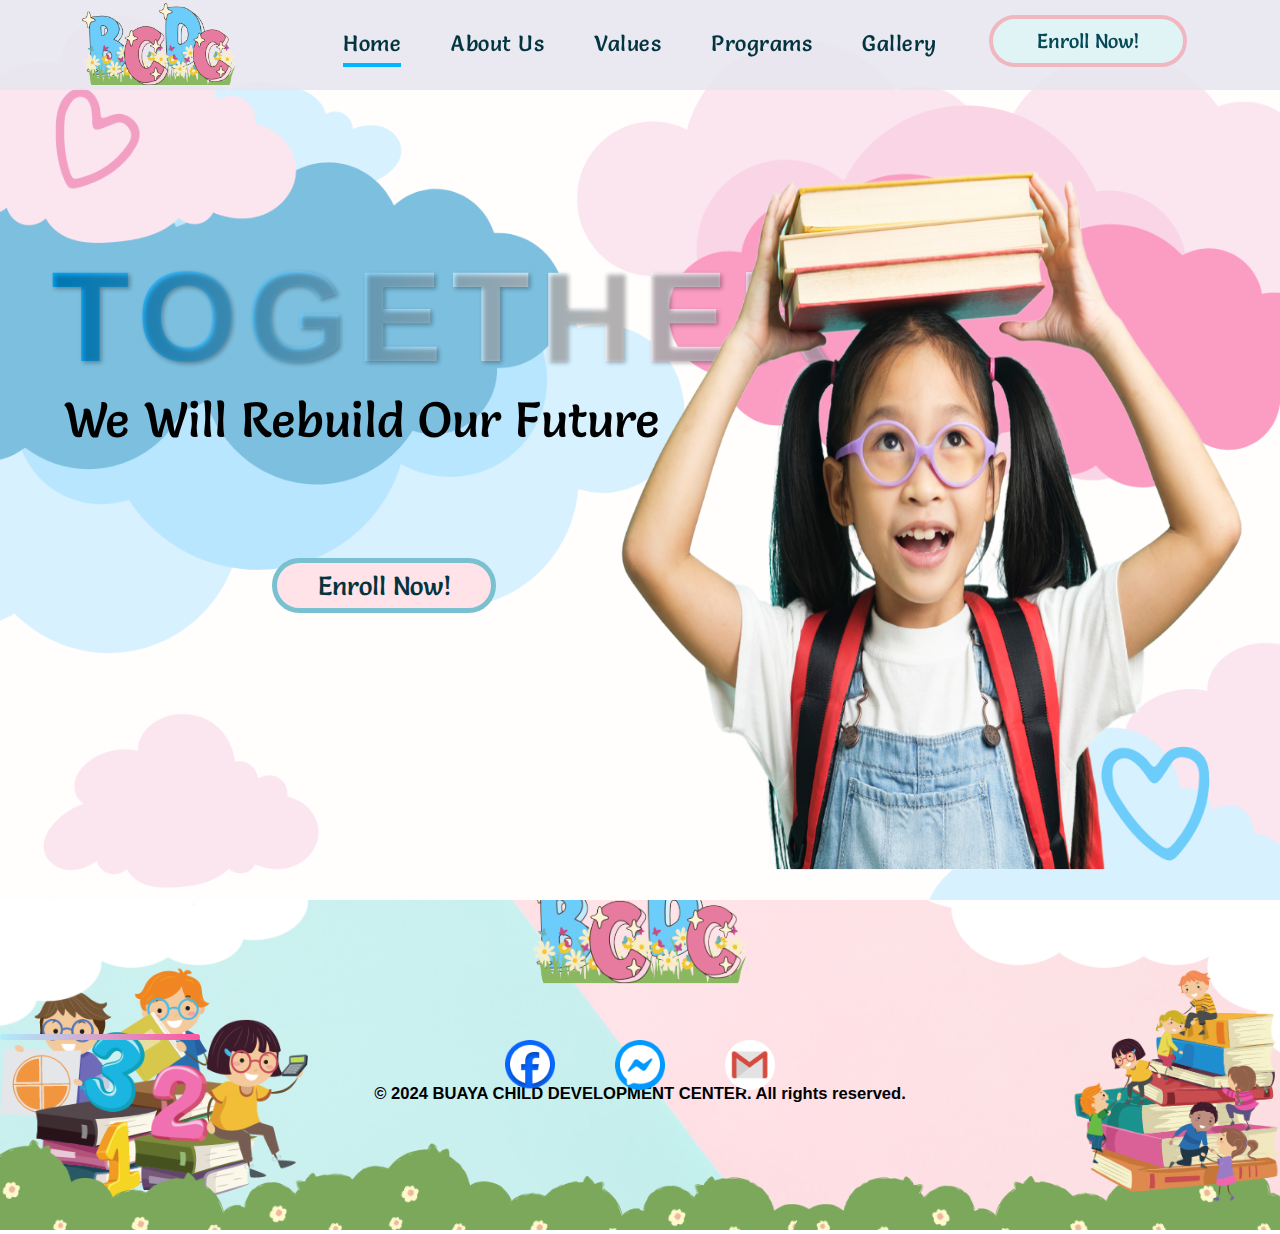
<file: index.html>
<!DOCTYPE html>
<html lang="en">
<head>
   
    <meta charset="UTF-8">
    <meta name="viewport" content="width=device-width, initial-scale=1.0">
    <link rel="stylesheet" href="index.css">
    <link rel="stylesheet" href="https://cdnjs.cloudflare.com/ajax/libs/font-awesome/6.5.2/css/all.min.css" />
    <link rel="preconnect" href="https://fonts.googleapis.com">

    <title>Home</title>
</head>
<body>
    <div class="background">
        <img src="public/Group 12.png" alt="">
    </div>
    
    <nav>
        
        <ul>
            <div class="LOGO">
                <a href="#">
                    <img src="public/trylogo.png" alt="">
                </a>
            </div>
            <li><a href="index.html" class="nav_link" id="home"> Home</a></li>
            <li><a href="About-us.html" class="nav_link" id="about">About Us</a></li>
            <li><a href="Values.html" class="nav_link" id="values" >Values</a></li>
            <li><a href="Programs.html" class="nav_link" id="programs">Programs</a></li>
            <li><a href="Gallery.html" class="nav_link" id="gallery" >Gallery</a></li>
            <div class="contact-Us">
                <a href="enrollnowpage.html">Enroll Now!</a>
                </a>
            </div>
        </ul>
    </nav>
<!-- >>> HOME SECTION<<< -->
   
        <div class="title">
            <h1>TOGETHER</h1>
            <p>We Will Rebuild Our Future</p>
        </div>
        <div class="enroll">
            <a href="enrollnowpage.html">Enroll Now!</a>
        </div>

        <div class="kid-container">
            <div class="kid">
                <img src="public/kiddo.png" alt="">
            </div>
        </div>

    </section>
    




<footer>
    <img src="public/footer.png" alt="">
    <div class="foot-logo">
        <img src="public/trylogo.png" alt="">
    </div>
    <div class="last-line">
        <h1></h1>
    </div>

    <div class="copy-right">
        <h5>© 2024 BUAYA CHILD DEVELOPMENT CENTER. All rights reserved.</h5>
    </div>
    <div class="social-icon2">
        <a href="https://www.facebook.com/boyonasgemma">
            <img src="public/facebook.png" alt="">
        </a>

        <a href="https://www.facebook.com/messages/t/100002887616949">
            <img src="public/messenger.png" alt="">
        </a>
        <a href="https://mail.google.com/mail/u/0/#inbox?compose=DmwnWrRlQQPXJKBMQqwfjGbLZdCjsHPBSGHqkCdcNjDkxbvVgqgglKbwDVxQwjdClBTqMXvBDtxv">
            <img src="public/email.png" alt="">
        </a>
    </div>

    

   <script src="script.js"></script>
</body>
</html>
</file>
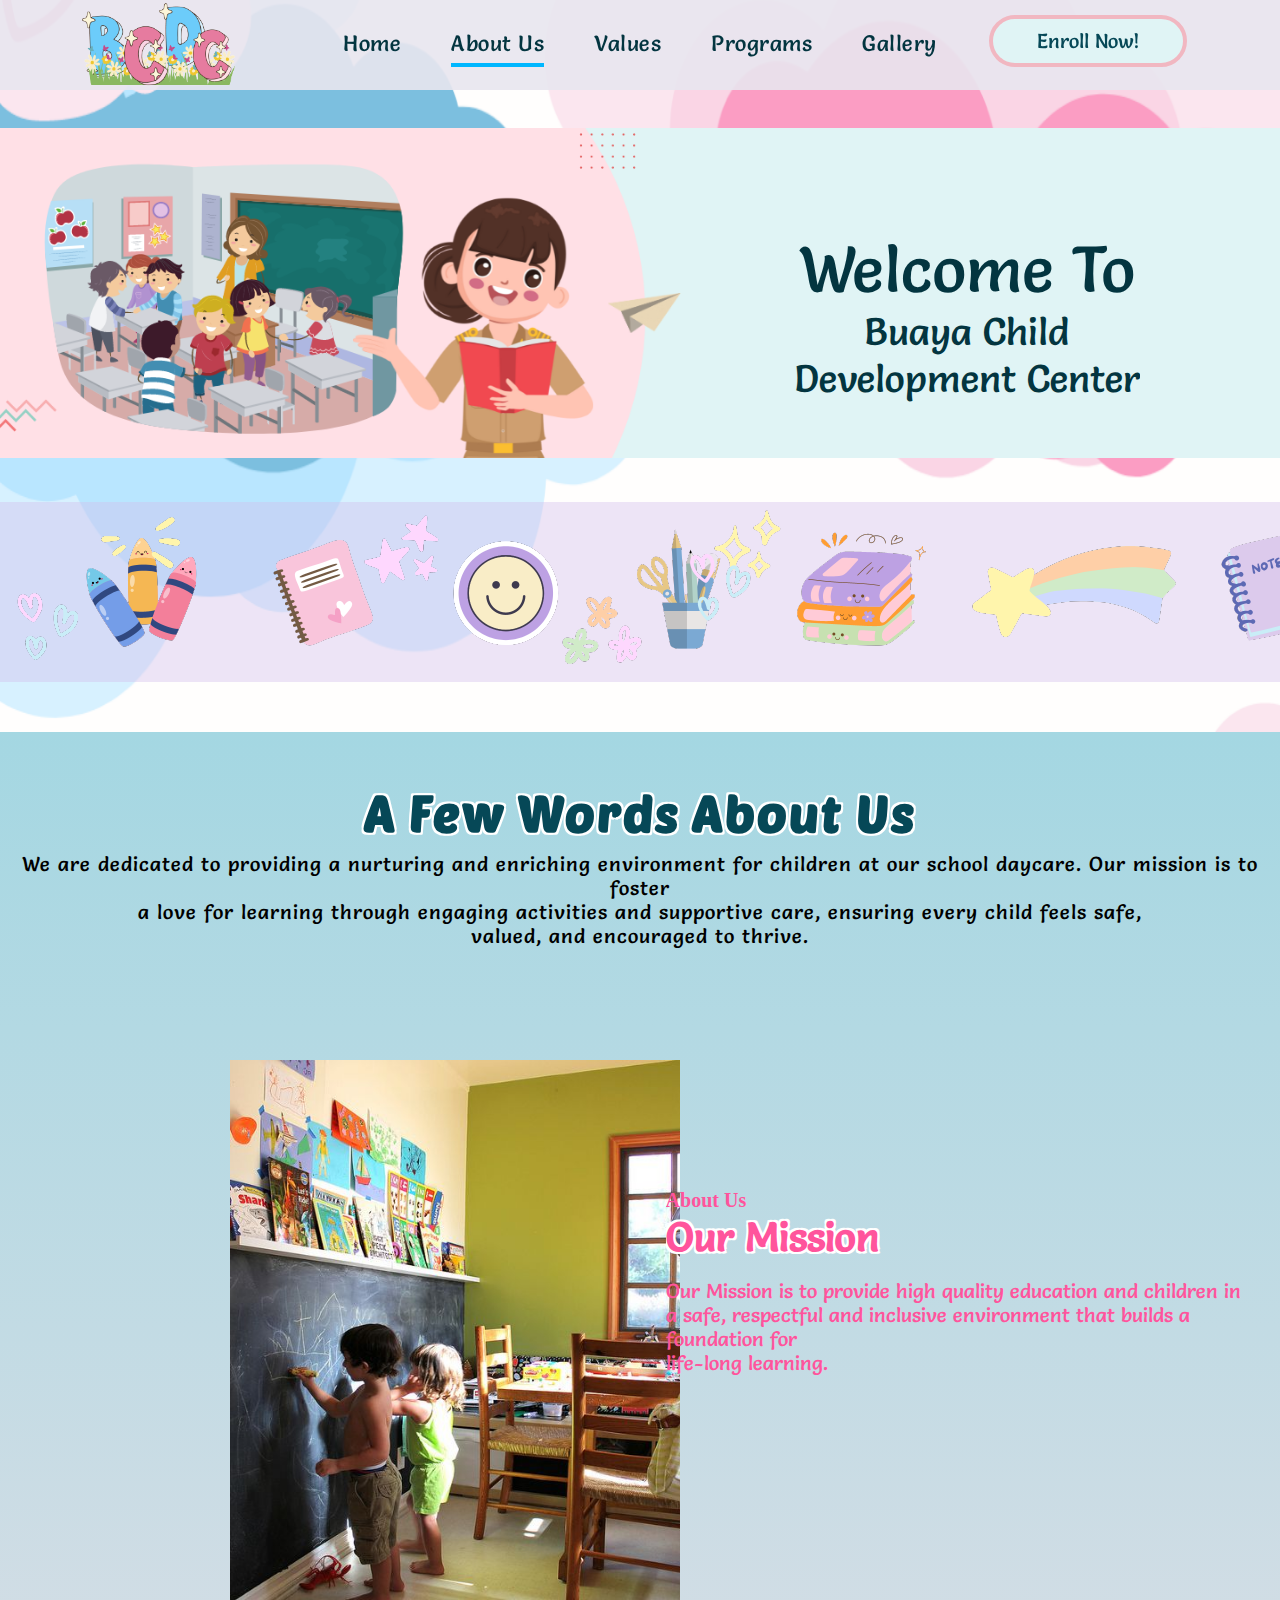
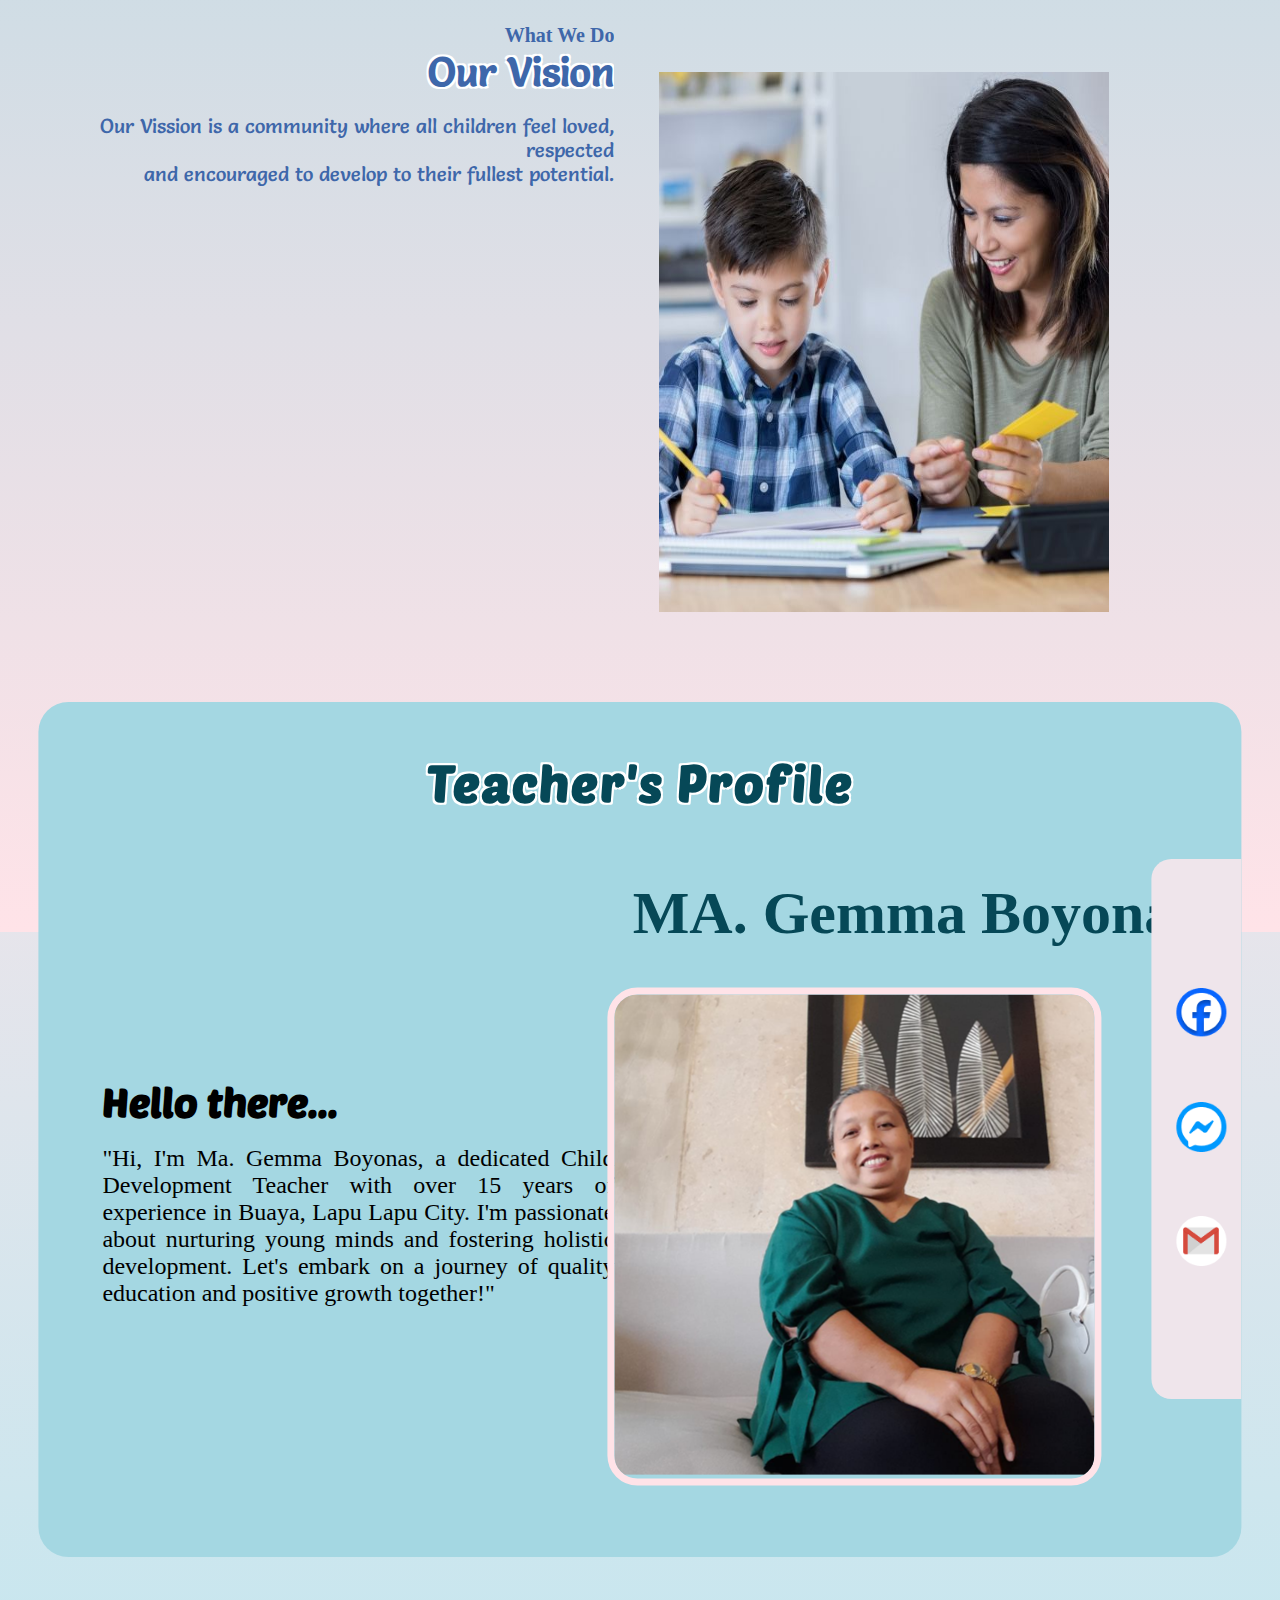
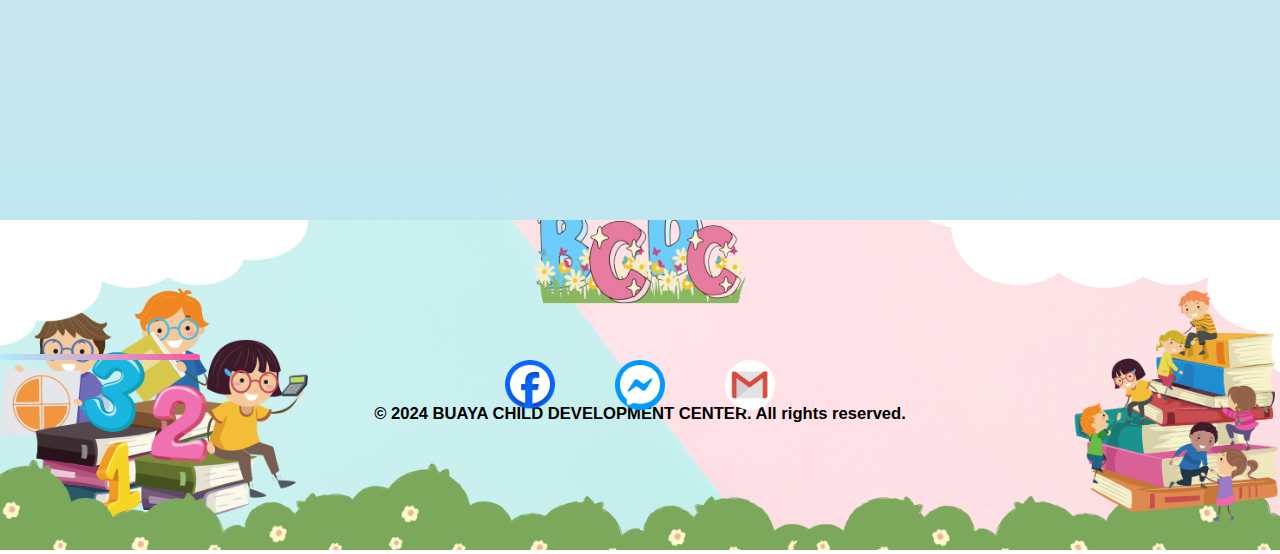
<file: About-us.html>
<!DOCTYPE html>
<html lang="en">
<head>
    <meta charset="UTF-8">
    <meta name="viewport" content="width=device-width, initial-scale=1.0">
    <link rel="stylesheet" href="About-us.css">
    <script src="https://static.elfsight.com/platform/platform.js" data-use-service-core defer></script>
<div class="elfsight-app-19df9c0c-bd50-4901-b9a1-6192d1820588" data-elfsight-app-lazy></div>
    <title>About Us</title>
</head>
<body>
    <nav>
        
        <ul>
            <div class="LOGO">
                <a href="#">
                    <img src="public/trylogo.png" alt="">
                </a>
            </div>
            <li><a href="index.html" class="nav_link" id="home"> Home</a></li>
            <li><a href="About-us.html" class="nav_link" id="about">About Us</a></li>
            <li><a href="Values.html" class="nav_link" id="values" >Values</a></li>
            <li><a href="Programs.html" class="nav_link" id="programs">Programs</a></li>
            <li><a href="Gallery.html" class="nav_link" id="gallery" >Gallery</a></li>
            <div class="contact-Us">
                <a href="enrollnowpage.html">Enroll Now!</a>
            </div>
        </ul>
    </nav>
    <!-- >>> WELCOME SECTION<<< -->  
    <div class="background">
        <img src="public/About-usBG.png" alt="">
    </div>
    
        <div class="welcome-box">
            <div class="Welcome-text">
                <span class="head">Welcome To</span>
                <p>Buaya  Child <br>Development Center</p>
            </div>
        </div>
        <div class="welcome-picture">
            <img src="public/mid2.png" alt="">
        </div>
        <div class="random-pic">
            <img src="public/About-us-random-image.png" alt="">
        </div>
 

    
   
        <div class="background2">
            
        </div>
    <!-- >>> CLOUDS DESIGN SECTION<<< -->
        
        <div class="about-container">

       
        <div class="About-header">
            <h1 class="about-header">
                A Few Words About Us 
            </h1>
            <p>
                We are dedicated to providing a nurturing and enriching environment for children at our school daycare. Our mission is to foster<br> a love for learning through engaging activities and supportive care, ensuring every child feels safe,<br> valued, and encouraged to thrive.
            </p>
        </div>


        <div class="picture1-container">
            <div class="about-picture1">
                <img src="public/about-pic1.jpeg" alt="">
            </div>
            
            <div class="about-picture1-description">
                <span class="pic1-head"> About Us</span> <br>
                <h3 class="pic1-title"> Our Mission</h3><br>
                <p class="pic1-desc">Our Mission is to provide high quality education and children in a safe, respectful and inclusive environment that builds a foundation for <br>life-long learning.</p>
                <br>
                
            </div>
            <div class="about-picture2-description">
                <span class="pic2-head"> What We Do</span> <br>
                <h3 class="pic2-title"> Our Vision</h3><br>
                <p class="pic2-desc">Our Vission is a community where all children feel loved, respected <br>and encouraged to develop to their fullest potential.</p>
                <br>
               
            </div>
        </div>
        <div class="about-picture2">
            <img src="public/about-pic2.jpeg" alt="">
        </div>
        
    </div>
    <section id="Profile">
        <div class="profile-background">
            <h1></h1>
        </div>
        <div class="Teacher-Profile">
            <h1></h1>
            <div class="Profile-header">
                <h1>Teacher's Profile</h1>
            </div>
            <div class="Profile-des">
                <h3>Hello there...</h3>
                <p>"Hi, I'm Ma. Gemma Boyonas, a dedicated Child Development Teacher with over 15 years of experience in Buaya, Lapu Lapu City. I'm passionate about nurturing young minds and fostering holistic development. Let's embark on a journey of quality education and positive growth together!"</p>
            </div>
    
            <div class="name">
                <h1>MA. Gemma Boyonas</h1>
            </div>
            <div class="profile-picture">
                <img src="public/profilepic.jpg" alt="">
            </div>
            <div class="social-icon">
                <a href="https://www.facebook.com/boyonasgemma">
                    <img src="public/facebook.png" alt="">
                </a>
    
                <a href="https://www.facebook.com/messages/t/100002887616949">
                    <img src="public/messenger.png" alt="">
                </a>
                <a href="https://mail.google.com/mail/u/0/#inbox?compose=DmwnWrRlQQPXJKBMQqwfjGbLZdCjsHPBSGHqkCdcNjDkxbvVgqgglKbwDVxQwjdClBTqMXvBDtxv">
                    <img src="public/email.png" alt="">
                </a>
            </div>
        </div>
    </section>
   
    
    <footer>
        <img src="public/footer.png" alt="">
        <div class="foot-logo">
            <img src="public/trylogo.png" alt="">
        </div>
        <div class="last-line">
            <h1></h1>
        </div>
    
        <div class="copy-right">
            <h5>© 2024 BUAYA CHILD DEVELOPMENT CENTER. All rights reserved.</h5>
        </div>
        <div class="social-icon2">
            <a href="https://www.facebook.com/boyonasgemma">
                <img src="public/facebook.png" alt="">
            </a>
    
            <a href="https://www.facebook.com/messages/t/100002887616949">
                <img src="public/messenger.png" alt="">
            </a>
            <a href="https://mail.google.com/mail/u/0/#inbox?compose=DmwnWrRlQQPXJKBMQqwfjGbLZdCjsHPBSGHqkCdcNjDkxbvVgqgglKbwDVxQwjdClBTqMXvBDtxv">
                <img src="public/email.png" alt="">
            </a>
        </div>
    </footer>
        

</body>
</html>
</file>
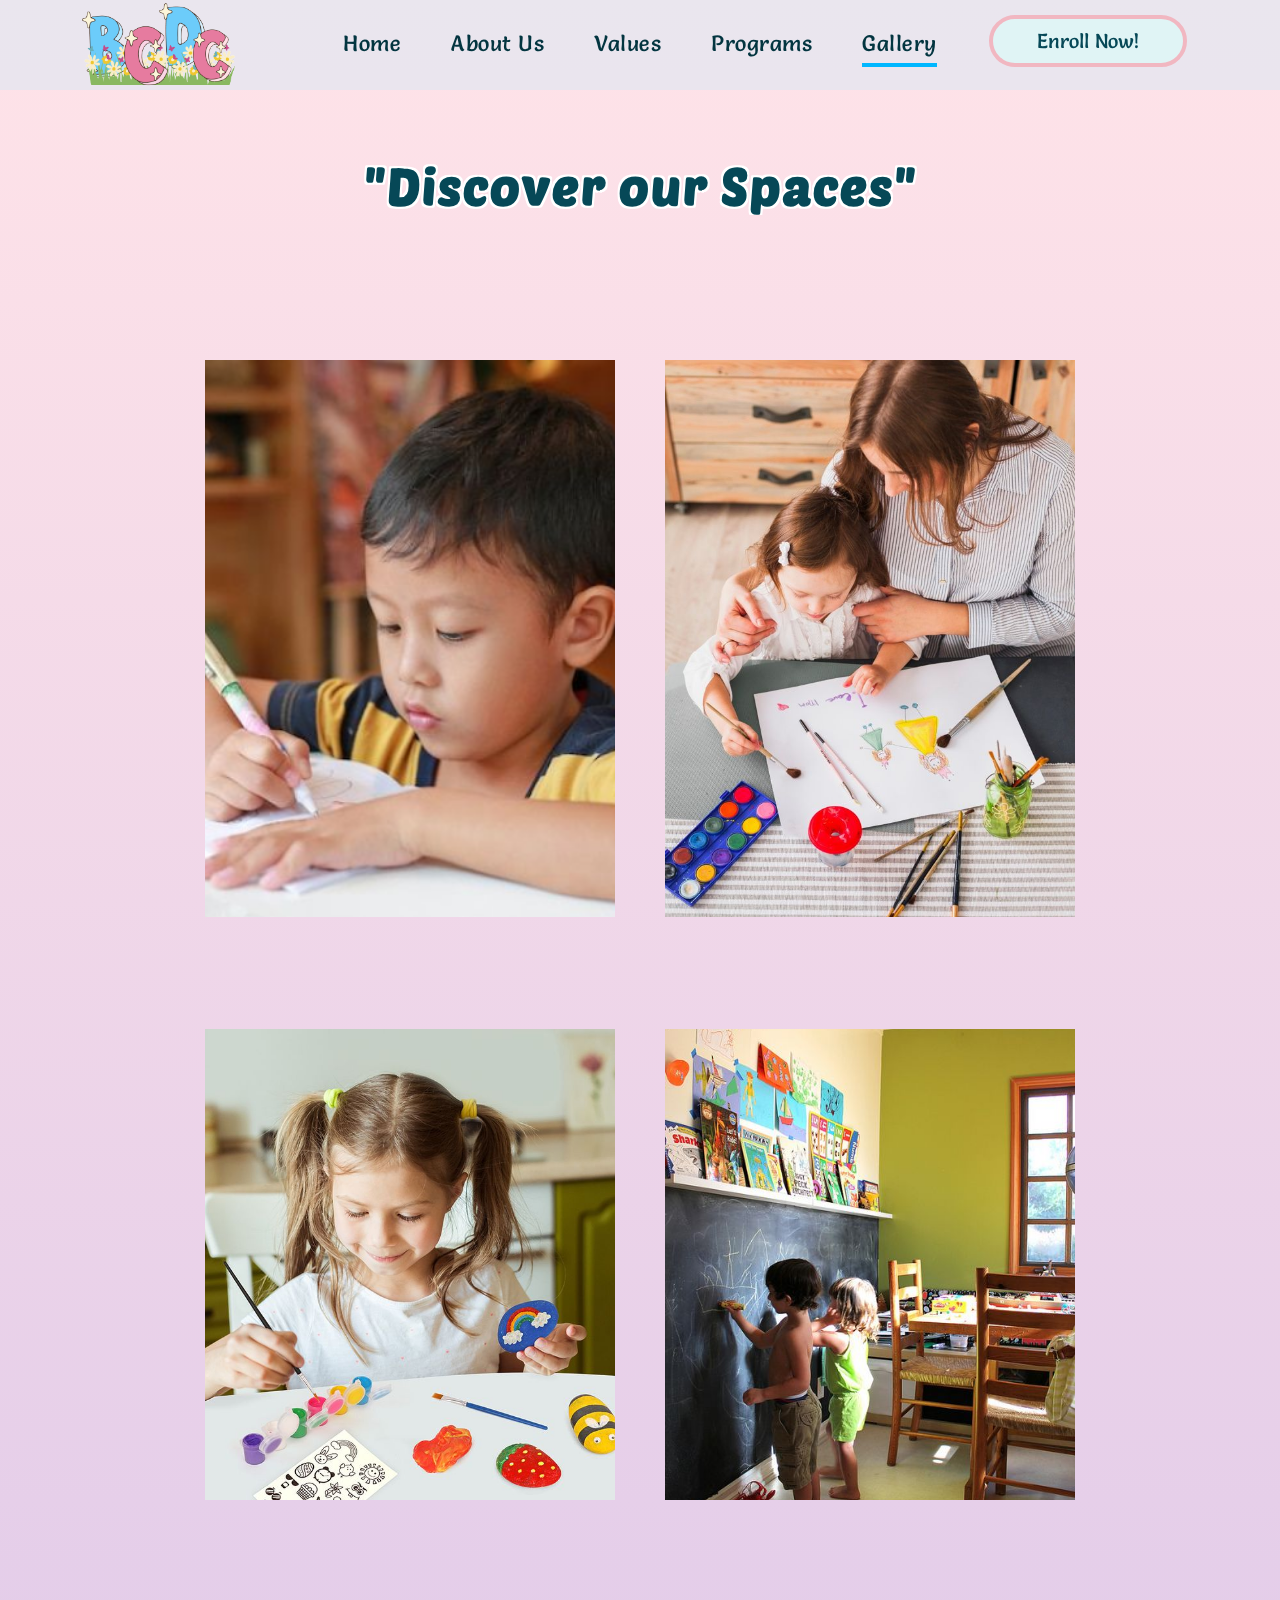
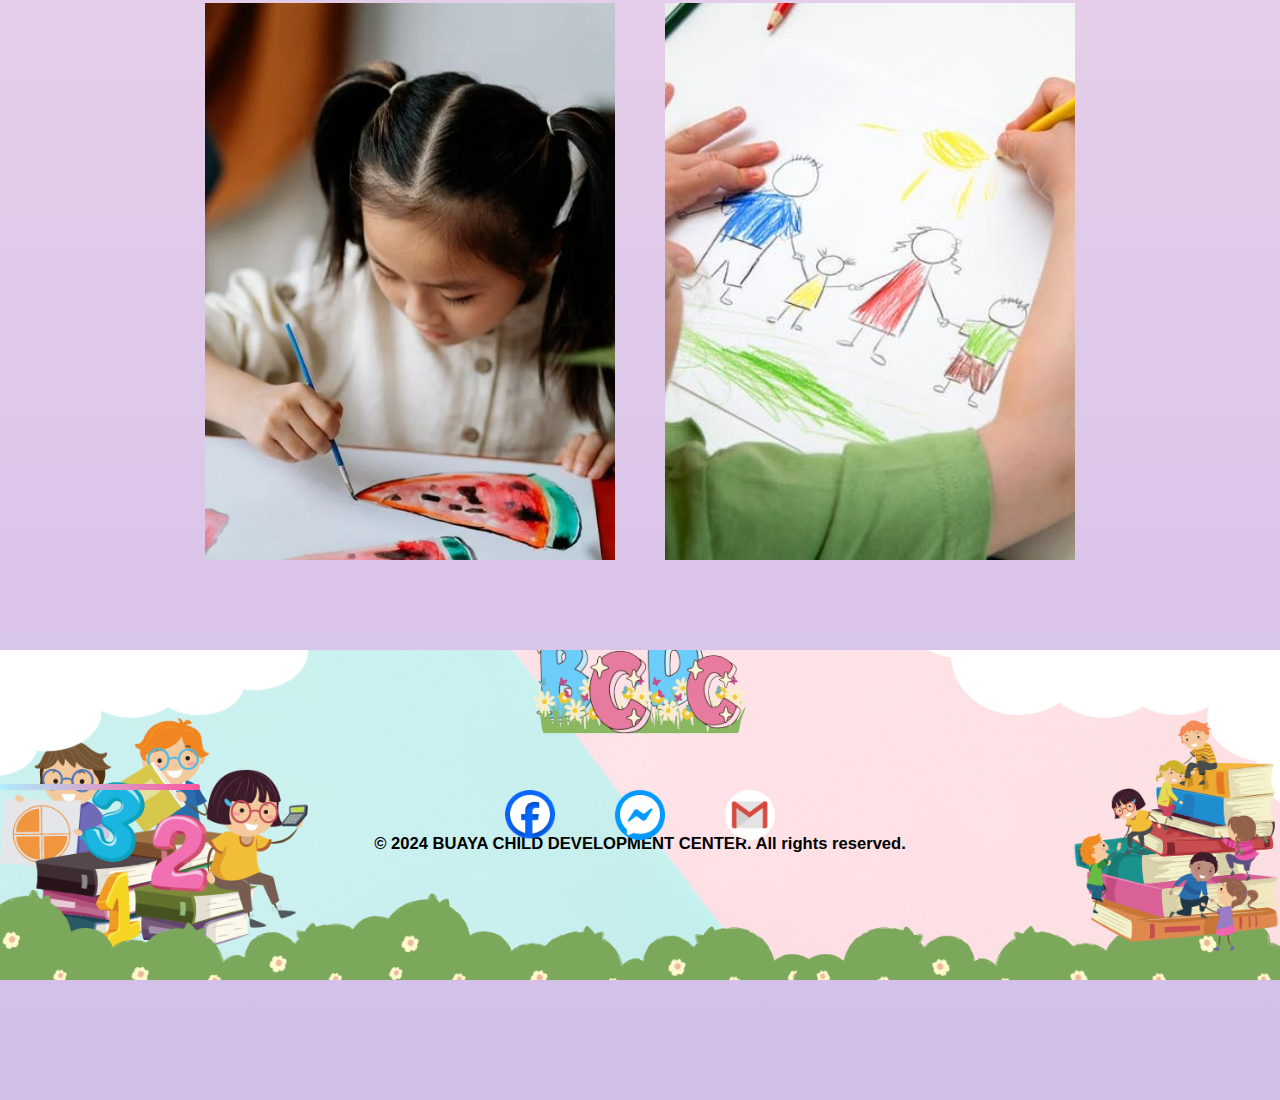
<file: Gallery.html>
<!DOCTYPE html>
<html lang="en">
<head>
    <meta charset="UTF-8">
    <meta name="viewport" content="width=device-width, initial-scale=1.0">
    <script src="https://static.elfsight.com/platform/platform.js" data-use-service-core defer></script>
<div class="elfsight-app-19df9c0c-bd50-4901-b9a1-6192d1820588" data-elfsight-app-lazy></div>
    <link rel="stylesheet" href="Gallery.css">
    <title>Gallery</title>
</head>
<body>
    <nav>
        
        <ul>
            <div class="LOGO">
                <a href="#">
                    <img src="public/trylogo.png" alt="">
                </a>
            </div>
            <li><a href="index.html" class="nav_link" id="home"> Home</a></li>
            <li><a href="About-us.html" class="nav_link" id="about">About Us</a></li>
            <li><a href="Values.html" class="nav_link" id="values" >Values</a></li>
            <li><a href="Programs.html" class="nav_link" id="programs">Programs</a></li>
            <li><a href="Gallery.html" class="nav_link" id="gallery" >Gallery</a></li>
            <div class="contact-Us">
                <a href="enrollnowpage.html">Enroll Now!</a>
            </div>
        </ul>
    </nav>



    <div class="Gallery-background">
        <h1></h1>
    </div>

    <div class="Gallery-Header">
        <h1>"Discover our Spaces"</h1>
    </div>

    <div class="gallery-container">
        <div class="pic">
            <img src="public/pic1.png   " alt="">
            <div class="pic-body">

            </div>
        </div>
        <div class="pic">
            <img src="public/pic2.jpeg  " alt="">
        </div>
        <div class="pic">
            <img src="public/pic3.jpeg    " alt="">
        </div>
        <div class="pic">
            <img src="public/about-pic1.jpeg" alt="">
        </div>
        <div class="pic">
            <img src="public/pic5.jpeg    " alt="">
        </div>
        <div class="pic">
            <img src="public/pic6.jpeg    " alt="">
        </div>
        

    </div>
    <footer>
        <img src="public/footer.png" alt="">
        <div class="foot-logo">
            <img src="public/trylogo.png" alt="">
        </div>
        <div class="last-line">
            <h1></h1>
        </div>
    
        <div class="copy-right">
            <h5>© 2024 BUAYA CHILD DEVELOPMENT CENTER. All rights reserved.</h5>
        </div>
        <div class="social-icon2">
            <a href="https://www.facebook.com/boyonasgemma">
                <img src="public/facebook.png" alt="">
            </a>
    
            <a href="https://www.facebook.com/messages/t/100002887616949">
                <img src="public/messenger.png" alt="">
            </a>
            <a href="https://mail.google.com/mail/u/0/#inbox?compose=DmwnWrRlQQPXJKBMQqwfjGbLZdCjsHPBSGHqkCdcNjDkxbvVgqgglKbwDVxQwjdClBTqMXvBDtxv">
                <img src="public/email.png" alt="">
            </a>
        </div>
    </footer>
</body>
</html>
</file>
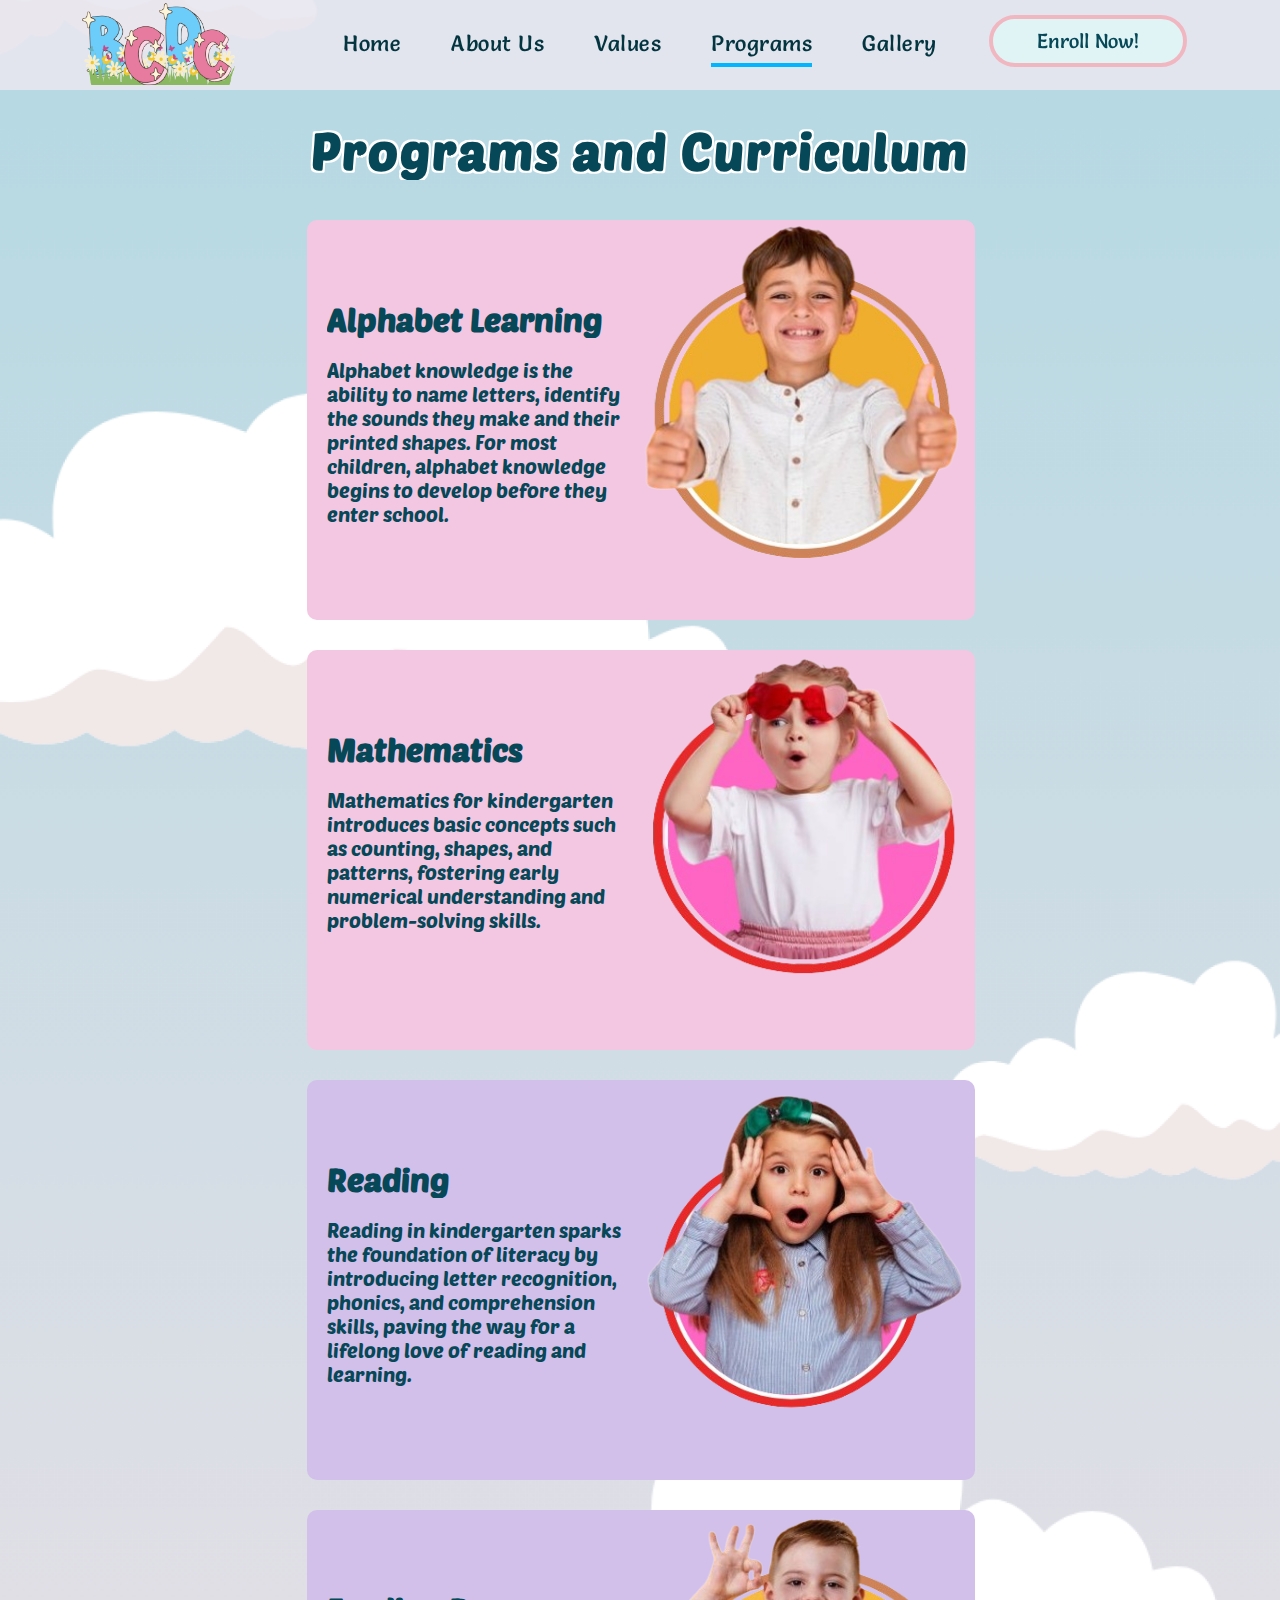
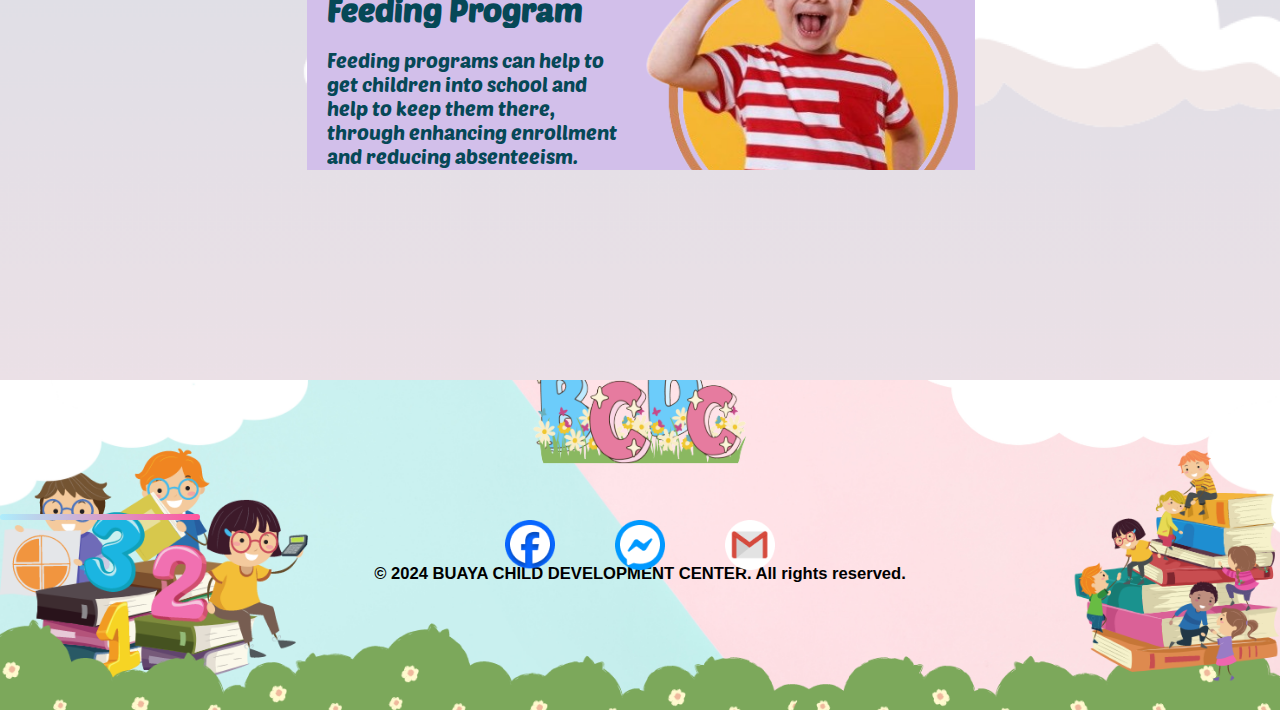
<file: Programs.html>
<!DOCTYPE html>
<html lang="en">
<head>
    <meta charset="UTF-8">
    <meta name="viewport" content="width=device-width, initial-scale=1.0">
    <link rel="stylesheet" href="Programs.css">
    <script src="https://static.elfsight.com/platform/platform.js" data-use-service-core defer></script>
    <div class="elfsight-app-19df9c0c-bd50-4901-b9a1-6192d1820588" data-elfsight-app-lazy></div>    <title>Programs</title>
</head>
<body>
    <nav>
        
        <ul>
            <div class="LOGO">
                <a href="#">
                    <img src="public/trylogo.png" alt="">
                </a>
            </div>
            <li><a href="index.html" class="nav_link" id="home"> Home</a></li>
            <li><a href="About-us.html" class="nav_link" id="about">About Us</a></li>
            <li><a href="Values.html" class="nav_link" id="values" >Values</a></li>
            <li><a href="Programs.html" class="nav_link" id="programs">Programs</a></li>
            <li><a href="Gallery.html" class="nav_link" id="gallery" >Gallery</a></li>
            <div class="contact-Us">
                <a href="enrollnowpage.html">Enroll Now!</a>
            </div>
        </ul>
    </nav>


   

        <div class="Programs-title">
            <h1>Programs and Curriculum</h1>
        </div>
        <div class="Program-container">
            <div class="box1">
                <h1>Alphabet Learning</h1>
                <p>Alphabet knowledge is the ability to name letters, identify the sounds they make and their printed shapes. For most children, alphabet knowledge begins to develop before they enter school.</p>
                
                <div class="kid1-pic">
                    <img src="public/kid1.png" alt="">
                </div>
                
            </div>
            <div class="box2">
                <h1>Mathematics</h1>
                <p>Mathematics for kindergarten introduces basic concepts such as counting, shapes, and patterns, fostering early numerical understanding and problem-solving skills.</p>
                <div class="kid2-pic">
                    <img src="public/kid2.png" alt="">
                </div>
            </div>
            <div class="box3">
                <h1>Reading</h1>
                <p>Reading in kindergarten sparks the foundation of literacy by introducing letter recognition, phonics, and comprehension skills, paving the way for a lifelong love of reading and learning.</p>
                <div class="kid3-pic">
                    <img src="public/kid3.png" alt="">
                </div>
            </div>
            <div class="box4">
                <h1>Feeding Program</h1>
                <p>Feeding programs can help to get children into school and help to keep them there, through enhancing enrollment and reducing absenteeism.</p>
                <div class="kid4-pic">
                    <img src="public/kid4.png" alt="">
                </div>
            </div>
            <div class="box5">
                <h1>Basic Science</h1>
                <p>Basic science concepts such as discerning between living and non-living entities are vital for daycare centers as they facilitate cognitive development, nurture curiosity, and instill environmental consciousness in young children.</p>
                <div class="kid5-pic">
                    <img src="public/kid5.png" alt="">
                </div>
            </div>
            <div class="box6">
                <h1>Writing</h1>
                <p>the first words children read are the first words that they write. Handwriting practice provides children with early years confidence with their literacy skills. Building a solid writing foundation will contribute towards your child's reading fluency.</p>
                <div class="kid6-pic">
                    <img src="public/kid6.png" alt="">
                </div>
    
            </div>
           
    
        </div>
        <footer>
            <img src="public/footer.png" alt="">
            <div class="foot-logo">
                <img src="public/trylogo.png" alt="">
            </div>
            <div class="last-line">
                <h1></h1>
            </div>
        
            <div class="copy-right">
                <h5>© 2024 BUAYA CHILD DEVELOPMENT CENTER. All rights reserved.</h5>
            </div>
            <div class="social-icon2">
                <a href="https://www.facebook.com/boyonasgemma">
                    <img src="public/facebook.png" alt="">
                </a>
        
                <a href="https://www.facebook.com/messages/t/100002887616949">
                    <img src="public/messenger.png" alt="">
                </a>
                <a href="https://mail.google.com/mail/u/0/#inbox?compose=DmwnWrRlQQPXJKBMQqwfjGbLZdCjsHPBSGHqkCdcNjDkxbvVgqgglKbwDVxQwjdClBTqMXvBDtxv">
                    <img src="public/email.png" alt="">
                </a>
            </div>
        </footer>   
   
</body>
</html>
</file>
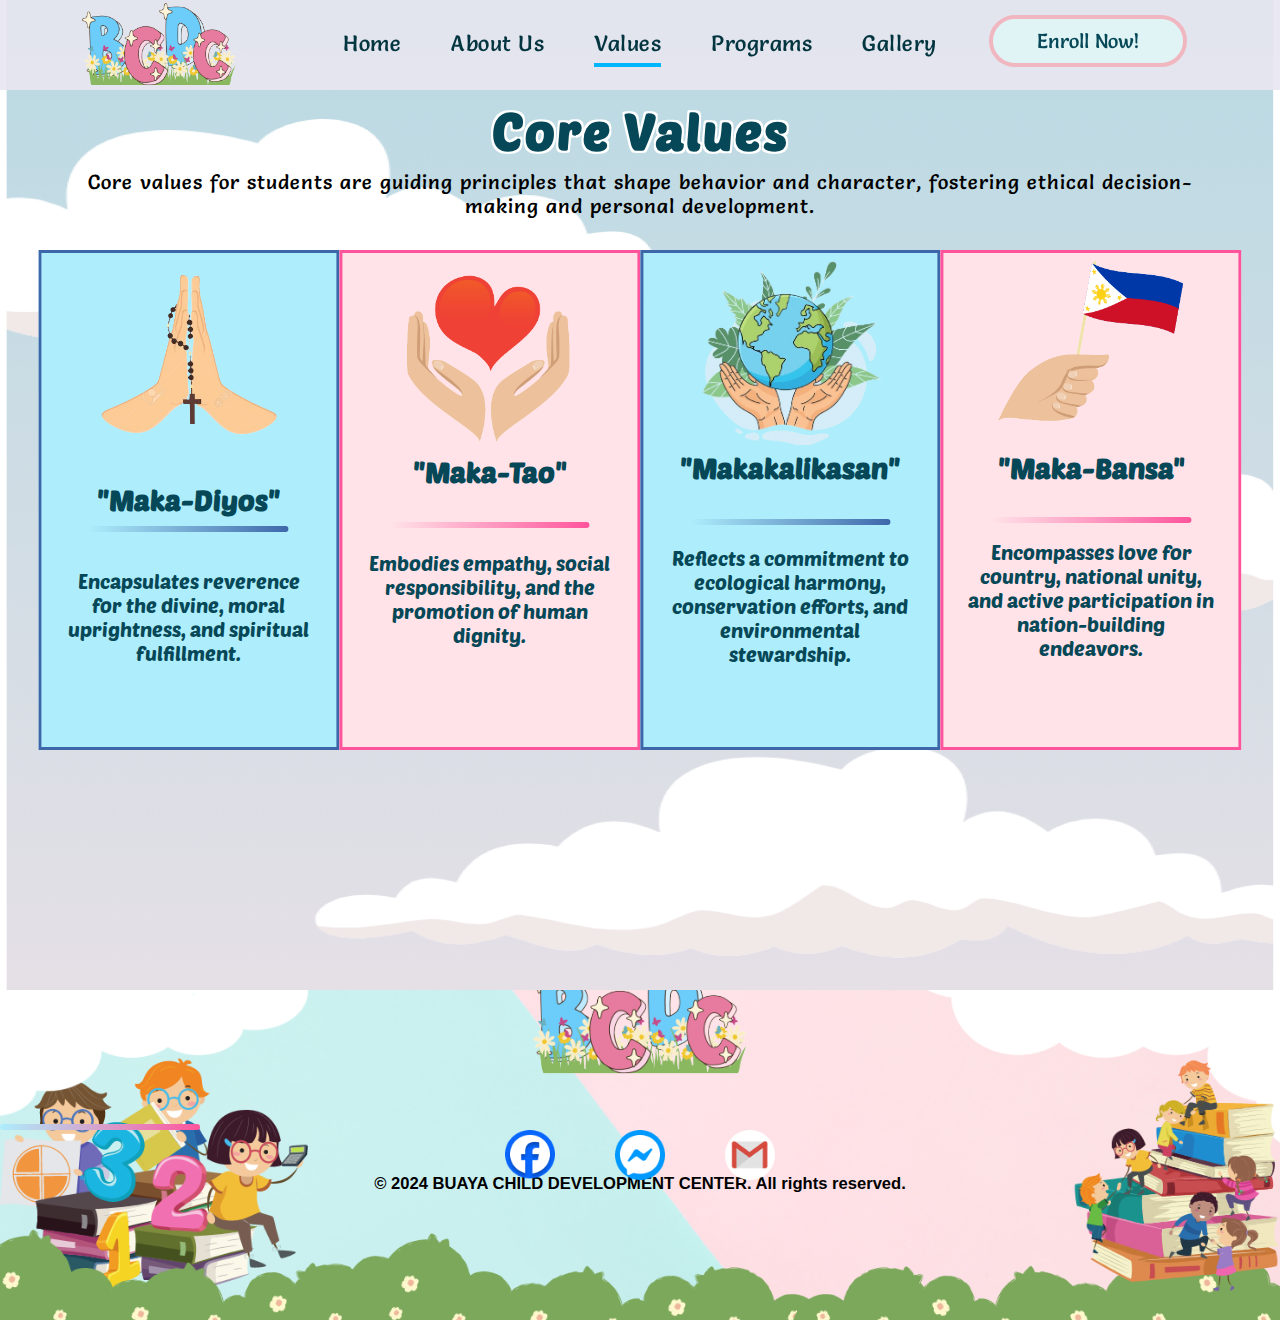
<file: Values.html>
<!DOCTYPE html>
<html lang="en">
<head>
    <meta charset="UTF-8">
    <meta name="viewport" content="width=device-width, initial-scale=1.0">
    <link rel="stylesheet" href="Values.css">
    <script src="https://static.elfsight.com/platform/platform.js" data-use-service-core defer></script>
    <div class="elfsight-app-19df9c0c-bd50-4901-b9a1-6192d1820588" data-elfsight-app-lazy></div>    <title>Core Values</title>
</head>
<body>
    <nav>
        
        <ul>
            <div class="LOGO">
                <a href="#">
                    <img src="public/trylogo.png" alt="">
                </a>
            </div>
            <li><a href="index.html" class="nav_link" id="home"> Home</a></li>
            <li><a href="About-us.html" class="nav_link" id="about">About Us</a></li>
            <li><a href="Values.html" class="nav_link" id="values" >Values</a></li>
            <li><a href="Programs.html" class="nav_link" id="programs">Programs</a></li>
            <li><a href="Gallery.html" class="nav_link" id="gallery" >Gallery</a></li>
            <div class="contact-Us">
                <a href="enrollnowpage.html">Enroll Now!</a>
            </div>
        </ul>
    </nav>
   
        <div class="core-background">
            <img src="public/Rectangle 68.png" alt="">
        </div>
        
        
        <div class="Values-Header">
            <h1>Core Values</h1>
            <p>Core values for students are guiding principles that shape behavior and character, fostering ethical decision-making and personal development.</p>
        </div>
    
        <div class="values-container">
            <div class="maka-diyos">
                <img src="public/maka-diyos.png" alt="">
                <div class="makadiyos-title">
                    <h3>
                        "Maka-Diyos" 
                    </h3>
                </div>
                <div class="makadiyos-des">
                    <p> 
                        Encapsulates reverence for the divine, moral uprightness, and spiritual fulfillment. 
                    </p>
                </div>
                <div class="line1"></div>
            </div>
    
            <div class="maka-tao">
                <img src="public/makata-o.png" alt="">
                <div class="makatao-title">
                    <h3>
                        "Maka-Tao" 
                    </h3>
                </div>
                <div class="makatao-des">
                    <p> 
                        Embodies empathy, social responsibility, and the promotion of human dignity. 
                    </p>
                </div>
                <div class="line2"></div>
            </div>
    
    
    
    
    
            <div class="makakalikasan">
                <img src="public/kalikasan.png" alt="">
                <div class="makalikasan-title">
                    <h3>
                        "Makakalikasan" 
                    </h3>
                </div>
                <div class="makalikasan-des">
                    <p> 
                        Reflects a commitment to ecological harmony, conservation efforts, and environmental stewardship.
                    </p>
                </div>
                <div class="line1"></div>
    
    
            </div>
            <div class="makabansa">
                <img src="public/makabansa.png" alt="">
    
                <div class="makabansa-title">
                    <h3>
                        "Maka-Bansa" 
                    </h3>
                </div>
                <div class="makabansa-des">
                    <p> 
                        Encompasses love for country, national unity, and active participation in nation-building endeavors.
                    </p>
                </div>
                <div class="line2"></div>
            </div>
        </div>
    
        <footer>
            <img src="public/footer.png" alt="">
            <div class="foot-logo">
                <img src="public/trylogo.png" alt="">
            </div>
            <div class="last-line">
                <h1></h1>
            </div>
        
            <div class="copy-right">
                <h5>© 2024 BUAYA CHILD DEVELOPMENT CENTER. All rights reserved.</h5>
            </div>
            <div class="social-icon2">
                <a href="https://www.facebook.com/boyonasgemma">
                    <img src="public/facebook.png" alt="">
                </a>
        
                <a href="https://www.facebook.com/messages/t/100002887616949">
                    <img src="public/messenger.png" alt="">
                </a>
                <a href="https://mail.google.com/mail/u/0/#inbox?compose=DmwnWrRlQQPXJKBMQqwfjGbLZdCjsHPBSGHqkCdcNjDkxbvVgqgglKbwDVxQwjdClBTqMXvBDtxv">
                    <img src="public/email.png" alt="">
                </a>
            </div>
        </footer>   
</body>
</html>
</file>
<file: index.css>
@import url('https://fonts.googleapis.com/css2?family=Salsa&display=swap');
@font-face {
    font-family: 'Poetsen One';
    src: url('PoetsenOne-Regular.otf') format('opentype');
}



*{
    margin: 0;
    padding: 0;
    overflow-y: auto;
    overflow-x: hidden;
   
}

body{
    
    height: auto;
    width: 100vw;
    background-image: url('public/bck2.png');
    background-size: cover;
    background-repeat: no-repeat;

   
}
html{
    scroll-behavior: smooth;
}
nav{
  
    display: flex;
    justify-content: center; /* Horizontally center the content */
    align-items: center; /* Vertically center the content */
    width: 100%;
    overflow-y: hidden;

  
  
}
nav ul {
    top: 0;
position: absolute;
    z-index: 999;
    position: fixed;
    display: flex;
    place-content: center;
    gap: 30px;
    font-family: Salsa; 
    background-color: rgba(232, 230, 238, .9);
    width: 100%;
    height: 50px;
    padding: 20px;
    
}
nav ul li{
    padding: 10px;
}

.LOGO{
    position: inherit;
    margin-top: -20px;
    margin-right: 75vw;
    height: auto;
}
.LOGO img{
   
    height:90px;
    z-index: 999;
}
.contact-Us{
    position: absolute;
    margin-top: -5px;
    border: 4px solid #f1b7c1;
    background-color: #E0F4F5;
    border-radius: 70px;
   margin-left: 70vw;
    width: 170px;
    height: auto;
    padding: 10px;
    text-align: center;
    transition: .3s;
}
.contact-Us a{
    text-decoration: none;
    font-family: Salsa;
    font-size: 20px;
    color: #064857;
}
.contact-Us:hover{
    transform: scale(1.1);
}
#home {
    position: relative; /* Add this */
}

#home::after {
    content: ''; /* Add this */
    position: absolute; /* Add this */
    bottom: -10px; /* Adjust as needed */
    left: 0; /* Adjust as needed */
    width: 100%; /* Adjust as needed */
    border-bottom: 4px solid rgb(0, 183, 255); /* Adjust color and thickness as needed */
    transition: all 0.2s; /* Add this */
}

.nav_link {
    position: relative;
    letter-spacing: 0.5px;
    text-decoration: none;
    font-size: 22px;
    transition: all 0.4s;
    color: #033540;
}

.nav_link::after {
    content: '';
    position: absolute;
    bottom: -10px;
    left: 0;
    width: 0;
    border-bottom: 4px solid rgb(0, 183, 255);
    transition: width 0.2s;
}

.nav_link:hover::after {
    width: 100%;
}

.nav_link:hover {
    color: #f1b7c1;
}



.title{
    position: absolute;
    width: auto;
    margin-left: 4vw;
    margin-top: 27vh;    
}
.title p{
    font-family: Salsa;
    font-size: 3.8vw;
    margin-left: 1vw;
}
.title h1{
    letter-spacing: 10px;
    font-size: 10vw;
    font-family: 'Franklin Gothic Medium', 'Arial Narrow', Arial, sans-serif;
    background: linear-gradient(
        to right,rgba(0,168,253),#fff 35%,#e00a95);
    background-size: 200% auto;
    -webkit-background-clip: text;
    -webkit-text-fill-color: transparent;
    animation: gradient 3s linear infinite;
    text-shadow: 2px 2px 4px rgba(0, 0, 0, 0.3); /* Adding text shadow */
}
@keyframes gradient{
    0%{background-position: 0% 100%;}
    50%{background-position: 100% 50%;}
    100%{background-position: 0% 70%;}
}
.enroll{
    position: absolute;
    left: 30%;
    transform: translateX(-50%);
    border: 5px solid #79C0D0;
    background-color: #FFE3E8;
    border-radius: 70px;
    margin-top: 62vh;
    width: 200px;
    height: auto;
    padding: 7px;
    text-align: center;
}

.enroll a{
    text-decoration: none;
    font-family: Salsa;
    font-size: 2vw;
    color: #033540;
}




.background{
    margin: 0px;
    position: absolute;
  
}
 .background  img{
    margin: 0px;
    position: absolute;
    
    opacity: 1;
    height:100vh;
    width: 100vw;
    
    
}

  
.kid-container{
    display: grid;
    place-content: end;
    padding: 0, 0, 10px,0;
   
    height: 100%;
}

.kid{
    position: relative; /* Changed to relative */
    z-index: 2; 
    margin-top: 150px;
    display: grid;
    place-content: end;
    overflow-y: hidden;
    margin-right: 30px;
   
    width: 800px;
}
.kid img{
    overflow-y: hidden;
    width: 50vw;
    height: 80vh;
}


footer{
    position: absolute;
        width: 100%;
        top:100%;
}
footer img{
    width: 100%;
}
.foot-logo {
    position: absolute;
    width: 220px;
    height: auto;
    margin-top: -370px;
   left: 50%;
   transform: translateX(-50%);
}

.foot-logo img{
    width: 100%;
    height: 100%;
}
.last-line{
    position: inherit;
    background-image: linear-gradient(to right,#ADEDFC, #FF549C);
    border-radius: 20px;
    width: 200px;
    height: 6px;
    margin-top: -200px;
}
.copy-right{
    position: absolute;
    margin-top: -150px;
    left: 50%;
    transform: translateX(-50%);
    font-size: 20px;
    font-family: 'Lucida Sans', 'Lucida Sans Regular', 'Lucida Grande', 'Lucida Sans Unicode', Geneva, Verdana, sans-serif;
}
.social-icon2 {
    position: absolute;
    display: flex;
    width: 400px;
    height: 30vh;
   
    border-radius: 20px 0 0 20px; /* top-left, top-right, bottom-right, bottom-left */
    flex-direction: row;
    gap: 40px;
    justify-content: center; /* Center items vertically */
    align-items: center; 
    left: 50%;
    top: 50%;
    transform: translateY(-50%) translateX(-50%);
}
.social-icon2 img{
    width: 50px;
    height: 50px;
    padding: 10px;
    
}
.social-icon2 img:hover{
    transform: scale(1.1);
}



@media only screen and (max-width: 768px) {
    nav{
  
        display: flex;
        justify-content: center; /* Horizontally center the content */
        align-items: center; /* Vertically center the content */
        width: 100%;
        overflow-y: hidden;
    
      
      
    }
    nav ul {
        top: 5px;
    position: absolute;
        z-index: 999;
        position: fixed;
        display: flex;
        place-content: start;
        gap: 10px;
        font-family: Salsa; 
        background-color: rgba(238, 230, 230, 0.5);
        width: 100%;
        height: 50px;
        padding: 10px;
        
    }
    nav ul li{
        padding: 5px;
    }
    
    .LOGO{
        position: inherit;
        margin-top: -20px;
        margin-right: 75vw;
        height: auto;
    }
    .LOGO img{
       
        height:90px;
        z-index: 999;
    }
   
    .kid-container {
        display: flex;
        justify-content: center; /* Horizontally center the content */
        align-items: center; /* Vertically center the content */
        width: 98vw;
        border: 2px solid red;
        height: auto;
        position: absolute;
      z-index: -1;
      margin-top: -50px;
    }
    .kid img{
        margin-top: 29.5vh;
        width: 70vw;
        margin-right: 5vw;
        height: 58.5vh;
    }
    .Home-section {
        position: relative; /* Required for absolute positioning of .title */
        width: 97vw;
        
        display: flex;
        justify-content: center; /* Horizontally center the content */
        align-items: center; /* Vertically center the content */
    }
    .title {
        position: absolute;
    
        height: 250px;
        width: auto;
        top: 5%; /* Move 50% down from the top of the parent */
        left: 48%; /* Move 50% from the left of the parent */
        transform: translate(-50%, -50%); /* Adjust for centering */
        text-align: center;
    }
    .title h1{
        font-size: 17vw;
        letter-spacing: 7px;
        
    }
    .title p{
    margin-top: 15px;
        position: absolute;
        width: 400px;
        top: 14vh; /* Move 50% down from the top of the parent */
        left: 50%; /* Move 50% from the left of the parent */
        transform: translate(-50%, -50%); /* Adjust for centering */
        font-size: 5vw;

    }
    
    .nav_link {
        position: relative;
        letter-spacing: 0.5px;
        text-decoration: none;
        font-size: 20px;
    
    }


    .contact-Us{
        position: absolute;
        margin-top: 0px;
        border: 3px solid #f1b7c1;
        background-color: #E0F4F5;
        border-radius: 30px;
       margin-left: 72vw;
        width: 80px;
        height: 30px;
        padding: 2px;
        text-align: center;
    }
    .contact-Us a{
        text-decoration: none;
        font-family: 'Poetsen One';
        font-size: 12px;
        color: #064857;
    }
    .LOGO{
        display: none;
    }
    
    .LOGO img{

        height: 100px;
        z-index: 999;
    }
    .enroll{
        position: absolute;
       margin-right: 40px;
        border: 5px solid #79C0D0;
        background-color: #CCCCCC;
        border-radius: 70px;
        width: 150px;
        margin-bottom: 86vh;
        height: auto;
        padding: 7px;
        text-align: center;
        left: 50%;
        transform: translateX(-50%);
        z-index: 2;
        margin-top:270px;
    }
    .enroll a{
        text-decoration: none;
        font-family: 'Poetsen One';
        font-size: 3.5vw;
    }
    .nav_link {
        position: relative;
      
        text-decoration: none;
        font-size: 15px;
        transition: all 0.4s;
        color: #033540;
    }
    
    
    footer{
        display: none;
    }
}
</file>
<file: About-us.css>
@import url('https://fonts.googleapis.com/css2?family=Salsa&display=swap');
@font-face {
    font-family: 'Poetsen One';
    src: url('PoetsenOne-Regular.otf') format('opentype');
}



*{
    margin: 0;
    padding: 0;
    overflow-y: auto;
    overflow-x: hidden;
   
}

body{
    background-repeat: no-repeat;
    background-size: cover;
    height: auto;
    width: 100vw;
    background-image: url('public/bck2.png');
    

   
}
html{
    scroll-behavior: smooth;
}
nav{
  
    display: flex;
    justify-content: center; /* Horizontally center the content */
    align-items: center; /* Vertically center the content */
    width: 100%;
    overflow-y: hidden;

  
  
}
nav ul {
    top: 0;
position: absolute;
    z-index: 999;
    position: fixed;
    display: flex;
    place-content: center;
    gap: 30px;
    font-family: Salsa; 
    background-color: rgba(232, 230, 238, .9);
    width: 100%;
    height: 50px;
    padding: 20px;
    
}
nav ul li{
    padding: 10px;
}
.background{
    width: 100vw;
    position: absolute;
    z-index: -1;
    height: 100vh;
}
.background img{
    width: 100%;
    height: 100%;
}
.LOGO{
    position: inherit;
    margin-top: -20px;
    margin-right: 75vw;
    height: auto;
}
.LOGO img{
   
    height:90px;
    z-index: 999;
}
.contact-Us{
    position: absolute;
    margin-top: -5px;
    border: 4px solid #f1b7c1;
    background-color: #E0F4F5;
    border-radius: 70px;
   margin-left: 70vw;
    width: 170px;
    height: auto;
    padding: 10px;
    text-align: center;
    transition: .3s;
}
.contact-Us a{
    text-decoration: none;
    font-family: Salsa;
    font-size: 20px;
    color: #064857;
}
.contact-Us:hover{
    transform: scale(1.1);
}
#about {
    position: relative; /* Add this */
}

#about::after {
    content: ''; /* Add this */
    position: absolute; /* Add this */
    bottom: -10px; /* Adjust as needed */
    left: 0; /* Adjust as needed */
    width: 100%; /* Adjust as needed */
    border-bottom: 4px solid rgb(0, 183, 255); /* Adjust color and thickness as needed */
    transition: all 0.2s; /* Add this */
}

.nav_link {
    position: relative;
    letter-spacing: 0.5px;
    text-decoration: none;
    font-size: 22px;
    transition: all 0.4s;
    color: #033540;
}

.nav_link::after {
    content: '';
    position: absolute;
    bottom: -10px;
    left: 0;
    width: 0;
    border-bottom: 4px solid rgb(0, 183, 255);
    transition: width 0.2s;
}

.nav_link:hover::after {
    width: 100%;
}

.nav_link:hover {
    color: #f1b7c1;
}
.welcome-box {
    position: absolute;
    width: auto ;
    
    text-align: center;
    margin-left: 62vw;
    margin-top: 230px;
}
.Welcome-text .head{ 
    font-size: 5vw;
    font-family: Salsa;
    color: #033540;
}
.Welcome-text p {
    font-family: Salsa;
    font-size: 3vw;
    color: #033540;
}
.welcome-picture{
    width: 100vw;
    margin-top: 10%;
    height: auto;
    
}.welcome-picture img{
    width: 100vw;
}
.random-pic{
    margin-top: 40px;
    height: 180px;
    background-color: rgba(210, 191, 234, 0.4); /* RGBA color with opacity */
    
}

/*>>>>>>>> About Us Section <<<<<<<<*/
.about-container{
    height: 130vh;
    width: 100vw;
}
.background2{
    margin-top:50px;
    position: absolute;
    width: 100vw;
    height: 200vh;
    background-image: linear-gradient(#A4D7E2,#FFE3E8);
}

.about-clouds{
    position: absolute;
    margin-right: 200px;
    z-index: 0;
    height: auto;
}
.about-clouds img{
    height: 100vh;
}
.about-clouds2{
    position: absolute;
    margin-right: 100vw;
}
.about-clouds2 img{
    height: 100vh;
}

.About-header{
    position: absolute;
    margin-top: 80px;
    text-align: center;
    padding: 20px;
    left: 50%;
    transform: translateX(-50%);
    width: 100%;
}
.About-header .about-header {
    font-family: 'Poetsen One';
    color: #064857; /* Text color */
    font-size: 50px;
    letter-spacing: 2px;
    margin-bottom: 10px;
    text-shadow: 
        -2px -2px 0 white,  
         2px -2px 0 white,
        -2px  2px 0 white,
         2px  2px 0 white; /* Increased shadow offsets */
}


.About-header p{
    font-family: Salsa;
    color: #000000;
    font-size: 20px;
    
    letter-spacing: 1px;
    
}
.picture1-container{
    margin-top: 45vh;
    height: auto;
}
.about-picture1{
    position: absolute;
    margin-top: -3vh;
    margin-left: 18vw;
    
}
.about-picture1 img{
    height: 60vh;
    width: 450px;
}
.about-picture1-description{
    position: absolute;
    height: 34vh;
    margin-top: 8%;
    margin-left: 52%;
    width: 45vw;
   
    
}
.about-picture1-description span{
    font-family: cursive;
    font-size: 20px;
    font-weight: bold;
    color: #FF549C;
    
  
}
.about-picture1-description .pic1-title{
    font-family: Salsa;
    font-size: 40px;
    color: #FF549C;
    text-shadow: 
        -2px -2px 0 white,  
         2px -2px 0 white,
        -2px  2px 0 white,
         2px  2px 0 white;
    
}
.about-picture1-description .pic1-desc{
    font-family: Salsa;
    font-size: 20px;
    color: #FF549C;
    
  
}
.ReadMore{
    position: absolute;
    border: 4px solid #f1b7c1;
    background-color: #E0F4F5;
    border-radius: 70px;
    width: 170px;
    padding: 5px;
    text-align: center;
    margin-left: 10px;
}
.ReadMore a{
    text-decoration: none;
    font-family: Salsa;
    font-size: 20px;
    color: #FF549C;
}
.ReadMore:hover{
    transform: scale(1.1);
}
/* >>>>>> About Us Picture 2 >>>>>>*/
.about-picture2{
    position: absolute;
    margin-top: 65vh;
    margin-left: 51.5vw;
   
}
.about-picture2 img{
    height: 60vh;
    width: 450px;
}



.about-picture2-description{
    position: absolute;
    height: 30vh;
    margin-top:42%;
    margin-left: 3%;
    width: 45vw;
    text-align: end;
    
    
}
.about-picture2-description span{
    font-family: cursive;
    font-size: 20px;
    font-weight: bold;
    color: #3E67AA;
}
.about-picture2-description .pic2-title{
    font-family: Salsa;
    font-size: 40px;
    color: #3E67AA;
    text-shadow: 
    -2px -2px 0 white,  
    2px -2px 0 white,
   -2px  2px 0 white,
    2px  2px 0 white;
}
.about-picture2-description .pic2-desc{
    font-family: Salsa;
    font-size: 20px;
    color: #3E67AA;
}



.ReadMore2 a{
    text-decoration: none;
    font-family: Salsa;
    font-size: 20px;
    color: #3E67AA;
    
}
.ReadMore2:hover{
    transform: scale(1.1);
}
.about3-clouds{
    position: absolute;
    margin-top: 85vh;
    margin-left: 70vw;
    z-index: 0;
}
.about3-clouds img{
    height: 600px;
    width: 600px;
}




.Teacher-Profile {
    position: absolute;
    display: grid;
    justify-content: center;
    width: 94vw;
    border-radius: 30px;
    left: 50%;
    transform: translateX(-50%);
    background-color: #A4D7E2;
    height: 95vh;
    margin-top: 50vh; /* Assuming you want it below the viewport */
    
}

.profile-background{
    position: absolute;
    margin-top: 10vh;
    background-image: linear-gradient(#FFE3E8,#BEE7F0);
    width: 100vw;
    height: 170vh;
    z-index: -1;
}
.Profile-header{
    position: absolute;
    left: 50%;
    transform: translateX(-50%);
    
    width: 90vw;
    margin-top: 30px;
    text-align: center;
    padding: 20px;
}
.Profile-header h1{
    font-family: 'Poetsen One';
    color: #064857; /* Text color */
    font-size: 50px;
    letter-spacing: 2px;
    margin-bottom: 10px;
    text-shadow: 
        -2px -2px 0 white,  
         2px -2px 0 white,
        -2px  2px 0 white,
         2px  2px 0 white; /* Increased shadow offsets */
         
}
.name{
    margin-top: -250px;
    font-family: "Rancho", cursive;
    color: #064857;
    font-size: 30px;
    margin-left: 43vw;
}
.profile-picture {
    position: absolute;
    border: 7px solid #FFE3E8;
    border-radius: 30px;
    width: 30rem;
    right: 140px;
    top: 80%;
    transform: translateY(-80%);
    
}

.profile-picture img{
    width: 100%;
    height: 100%;

}
.Profile-des{
    position: absolute;
    
    top: 60%;
    transform: translateY(-60%);
    left: 5vw;
    width: 40vw;
}
.Profile-des h3{
    font-family: 'Poetsen One';
    font-size: 40px;
    margin-bottom: 20px;
    
}
.Profile-des p{
    font-family: cursive;
    font-size: 24px;
    text-align: justify;
}
.social-icon {
    position: absolute;
    background-color: #EFE5EB;
    display: flex;
    width: 40px;
    height: 60vh;
   padding-left: 30px;
   padding-right: 20px;
    border-radius: 20px 0 0 20px; /* top-left, top-right, bottom-right, bottom-left */
    flex-direction: column;
    gap: 40px;
    justify-content: center; /* Center items vertically */
    align-items: center; 
    right: 0;
    top: 50%;
    transform: translateY(-50%);
}
.social-icon img{
    width: 50px;
    height: 50px;
    padding: 10px;
    
}
.social-icon img:hover{
    transform: scale(1.1);
}


footer{
    position: absolute;
        width: 100%;
        top:380%;
}
footer img{
    width: 100%;
}
.foot-logo {
    position: absolute;
    width: 220px;
    height: auto;
    margin-top: -370px;
   left: 50%;
   transform: translateX(-50%);
}

.foot-logo img{
    width: 100%;
    height: 100%;
}
.last-line{
    position: inherit;
    background-image: linear-gradient(to right,#ADEDFC, #FF549C);
    border-radius: 20px;
    width: 200px;
    height: 6px;
    margin-top: -200px;
}
.copy-right{
    position: absolute;
    margin-top: -150px;
    left: 50%;
    transform: translateX(-50%);
    font-size: 20px;
    font-family: 'Lucida Sans', 'Lucida Sans Regular', 'Lucida Grande', 'Lucida Sans Unicode', Geneva, Verdana, sans-serif;
}
.social-icon2 {
    position: absolute;
    display: flex;
    width: 400px;
    height: 30vh;
   
    border-radius: 20px 0 0 20px; /* top-left, top-right, bottom-right, bottom-left */
    flex-direction: row;
    gap: 40px;
    justify-content: center; /* Center items vertically */
    align-items: center; 
    left: 50%;
    top: 50%;
    transform: translateY(-50%) translateX(-50%);
}
.social-icon2 img{
    width: 50px;
    height: 50px;
    padding: 10px;
    
}
.social-icon2 img:hover{
    transform: scale(1.1);
}


@media only screen and (max-width: 768px) {

    nav{
  
        display: flex;
        justify-content: center; /* Horizontally center the content */
        align-items: center; /* Vertically center the content */
        width: 100%;
        overflow-y: hidden;
    
      
      
    }
    nav ul {
        top: 5px;
    position: absolute;
        z-index: 999;
        position: fixed;
        display: flex;
        place-content: start;
        gap: 10px;
        font-family: Salsa; 
        background-color: rgba(238, 230, 230, 0.5);
        width: 100%;
        height: 50px;
        padding: 10px;
        
    }
    nav ul li{
        padding: 5px;
    }
    
    .LOGO{
        position: inherit;
        margin-top: -20px;
        margin-right: 75vw;
        height: auto;
    }
    .LOGO img{
       
        height:90px;
        z-index: 999;
    } .nav_link {
        position: relative;
        letter-spacing: 0.5px;
        text-decoration: none;
        font-size: 20px;
    
    }


    .contact-Us{
        position: absolute;
        margin-top: 0px;
        border: 3px solid #f1b7c1;
        background-color: #E0F4F5;
        border-radius: 30px;
       margin-left: 72vw;
        width: 80px;
        height: 30px;
        padding: 2px;
        text-align: center;
    }
    .contact-Us a{
        text-decoration: none;
        font-family: 'Poetsen One';
        font-size: 12px;
        color: #064857;
    }
    .LOGO{
        display: none;
    }
    
    .LOGO img{

        height: 100px;
        z-index: 999;
    }
    .enroll{
        position: absolute;
       margin-right: 40px;
        border: 5px solid #79C0D0;
        background-color: #CCCCCC;
        border-radius: 70px;
        width: 150px;
        margin-bottom: 86vh;
        height: auto;
        padding: 7px;
        text-align: center;
        left: 50%;
        transform: translateX(-50%);
        z-index: 2;
        margin-top:270px;
    }
    .enroll a{
        text-decoration: none;
        font-family: 'Poetsen One';
        font-size: 3.5vw;
    }
    .nav_link {
        position: relative;
      
        text-decoration: none;
        font-size: 15px;
        transition: all 0.4s;
        color: #033540;
    }
    .welcome-box{
        
    margin-top: 80px;
        
    }
    .About-header{
            
        margin-top: -30vh;
       
        text-align: center;
        padding: 10px;
        left: 50%;
        transform: translateX(-50%);
        width: 95%;
    }
    .About-header .about-header{
        font-family: 'Poetsen One';
        color: #064857;
        font-size: 35px;
        letter-spacing: 2px;
        margin-bottom: 10px;
    }
    .About-header p{
        font-family: Salsa;
        color: #000000;
        font-size: 12px;
        
    }
    .about-picture1{
        position: absolute;
        margin-top: -7vh;
        margin-left: 0vw;
        left: 50%;
        transform: translateX(-50%);
      
    }
    .about-picture1 img{
        height: 60vh;
        width: 80vw;
    }
    .about-picture1-description{
        position: absolute;
        height: 50vh;
        margin-top: 80%;
        margin-left:-0vw;
        width: 100vw;
        text-align: center;
       
        
    }
    .about-picture1-description span{
        font-family: cursive;
        font-size: 15px;
        font-weight: bold;
     
    }
    .about-picture1-description .pic1-title{
        font-family: Salsa;
        font-size: 30px;
        
    }
    .about-picture1-description .pic1-desc{
        font-family: Salsa;
        font-size: 15px;
     
    }
    .ReadMore{
        position: absolute;
      
        border-radius: 70px;
        left: 50%;
        transform: translateX(-50%);
        width: 150px;
        padding: 0px;
        text-align: center;
    }
    .ReadMore a{
        text-decoration: none;
        font-family: Salsa;
        font-size: 20px;
     
    }

    
    .about-picture2-description .ReadMore2 {
        position: absolute;

        border-radius: 70px;
        width: 170px;
        padding: 2px;
        text-align: center;
        margin-left:33vw;
    
    }

    


    .about-picture2{
        position: absolute;
        margin-top: 85vh;
        width: 80vw;
        margin-left: 10vw;
    }
    .about-picture2 img{
        height: 60vh;
        width: 100%;
    }



    .about-picture2-description{
        position: absolute;
        height: 40vh;
        margin-top:210%;
        margin-left: 10%;
        width: 80vw;
        text-align: end;
        z-index: 1;
        text-align: center;
        
        
    }
    .about-picture2-description span{
        font-family: cursive;
        font-size: 15px;
        font-weight: bold;
        
    }
    .about-picture2-description .pic2-title{
        font-family: Salsa;
        font-size: 30px;
        
    }
    .about-picture2-description .pic2-desc{
       
        font-size: 15px;
        
    }
    .about-picture2-description .ReadMore2 {
        position: absolute;
        
        border-radius: 70px;
        width: 170px;
        padding: 2px;
        text-align: center;
        margin-left:33vw;
    
    }
    .ReadMore2{

        border-radius: 70px;
        left: 10%;
        transform: translateX(-50%);
        width: 150px;
        padding: 0px;
        text-align: center;
    }

    .ReadMore2 a{
        text-decoration: none;
        font-family: Salsa;
        font-size: 20px;
    
        
    }

}
</file>
<file: Gallery.css>
@import url('https://fonts.googleapis.com/css2?family=Salsa&display=swap');
@font-face {
    font-family: 'Poetsen One';
    src: url('PoetsenOne-Regular.otf') format('opentype');
}



*{
    margin: 0;
    padding: 0;
    overflow-y: auto;
    overflow-x: hidden;
   
}

body{
    background-repeat: no-repeat;
    background-size: cover;
    height: auto;
    width: 100vw;

   
}
html{
    scroll-behavior: smooth;
}
nav{
  
    display: flex;
    justify-content: center; /* Horizontally center the content */
    align-items: center; /* Vertically center the content */
    width: 100%;
    overflow-y: hidden;

  
  
}
nav ul {
    top: 0;
position: absolute;
    z-index: 999;
    position: fixed;
    display: flex;
    place-content: center;
    gap: 30px;
    font-family: Salsa; 
    background-color: rgba(232, 230, 238, .9);
    width: 100%;
    height: 50px;
    padding: 20px;
    
}
nav ul li{
    padding: 10px;
}

.LOGO{
    position: inherit;
    margin-top: -20px;
    margin-right: 75vw;
    height: auto;
}
.LOGO img{
   
    height:90px;
    z-index: 999;
}
.contact-Us{
    position: absolute;
    margin-top: -5px;
    border: 4px solid #f1b7c1;
    background-color: #E0F4F5;
    border-radius: 70px;
   margin-left: 70vw;
    width: 170px;
    height: auto;
    padding: 10px;
    text-align: center;
    transition: .3s;
}
.contact-Us a{
    text-decoration: none;
    font-family: Salsa;
    font-size: 20px;
    color: #064857;
}
.contact-Us:hover{
    transform: scale(1.1);
}
#gallery {
    position: relative; /* Add this */
}

#gallery::after {
    content: ''; /* Add this */
    position: absolute; /* Add this */
    bottom: -10px; /* Adjust as needed */
    left: 0; /* Adjust as needed */
    width: 100%; /* Adjust as needed */
    border-bottom: 4px solid rgb(0, 183, 255); /* Adjust color and thickness as needed */
    transition: all 0.2s; /* Add this */
}

.nav_link {
    position: relative;
    letter-spacing: 0.5px;
    text-decoration: none;
    font-size: 22px;
    transition: all 0.4s;
    color: #033540;
}

.nav_link::after {
    content: '';
    position: absolute;
    bottom: -10px;
    left: 0;
    width: 0;
    border-bottom: 4px solid rgb(0, 183, 255);
    transition: width 0.2s;
}

.nav_link:hover::after {
    width: 100%;
}

.nav_link:hover {
    color: #f1b7c1;
}


.Gallery{
    margin-top: 300vh;
    width: 100vw;
}

.Gallery-background{
   margin: 0;
    width: 100vw;
    height: 300vh;
    background-image:linear-gradient(#FFE3E8,#D2BFEA);
 
    position: absolute;
}

.Gallery-Header{

    position: absolute;
}
.Gallery-Header{
    position: absolute;
    left: 50%;
    transform: translateX(-50%);
    
    width: 90vw;
    margin-top: 15vh;
    text-align: center;
    padding: 20px;
}
.Gallery-Header h1{
    font-family: 'Poetsen One';
    color: #064857; /* Text color */
    font-size: 50px;
    letter-spacing: 2px;
    margin-bottom: 10px;
    text-shadow: 
        -2px -2px 0 white,  
         2px -2px 0 white,
        -2px  2px 0 white,
         2px  2px 0 white; /* Increased shadow offsets */
         
}
.gallery-container{
    position: absolute;
    left: 50%;
    transform: translateX(-50%);
    width: 95vw;
    margin-top: 40vh;
    padding-bottom: 50px;
    display: flex;
   flex-wrap: wrap;
   gap: 50px;
justify-content: center;

height: 200vh;
}
.pic{
    width: 410px;
    height: auto;
    position: relative;
    transition: .3s;
}
.pic img{
   width: 100%;
   height: 90%;
   object-fit: cover;
}
.pic:hover{
    transform: scale(1.1);
}



footer{
    position: absolute;
        width: 100%;
        top:250%;
}
footer img{
    width: 100%;
}
.foot-logo {
    position: absolute;
    width: 220px;
    height: auto;
    margin-top: -370px;
   left: 50%;
   transform: translateX(-50%);
}

.foot-logo img{
    width: 100%;
    height: 100%;
}
.last-line{
    position: inherit;
    background-image: linear-gradient(to right,#ADEDFC, #FF549C);
    border-radius: 20px;
    width: 200px;
    height: 6px;
    margin-top: -200px;
}
.copy-right{
    position: absolute;
    margin-top: -150px;
    left: 50%;
    transform: translateX(-50%);
    font-size: 20px;
    font-family: 'Lucida Sans', 'Lucida Sans Regular', 'Lucida Grande', 'Lucida Sans Unicode', Geneva, Verdana, sans-serif;
}
.social-icon2 {
    position: absolute;
    display: flex;
    width: 400px;
    height: 30vh;
   
    border-radius: 20px 0 0 20px; /* top-left, top-right, bottom-right, bottom-left */
    flex-direction: row;
    gap: 40px;
    justify-content: center; /* Center items vertically */
    align-items: center; 
    left: 50%;
    top: 50%;
    transform: translateY(-50%) translateX(-50%);
}
.social-icon2 img{
    width: 50px;
    height: 50px;
    padding: 10px;
    
}
.social-icon2 img:hover{
    transform: scale(1.1);
}
</file>
<file: Programs.css>
@import url('https://fonts.googleapis.com/css2?family=Salsa&display=swap');
@font-face {
    font-family: 'Poetsen One';
    src: url('PoetsenOne-Regular.otf') format('opentype');
}



*{
    margin: 0;
    padding: 0;
    overflow-y: auto;
    overflow-x: hidden;
   
}

body{
    background-repeat: no-repeat;
    background-size: cover;
    height: auto;
    width: 100vw;
    background-image: url('public/Programs-BG.png');

   
}
html{
    scroll-behavior: smooth;
}
nav{
  
    display: flex;
    justify-content: center; /* Horizontally center the content */
    align-items: center; /* Vertically center the content */
    width: 100%;
    overflow-y: hidden;

  
  
}
nav ul {
    top: 0;
position: absolute;
    z-index: 999;
    position: fixed;
    display: flex;
    place-content: center;
    gap: 30px;
    font-family: Salsa; 
    background-color: rgba(232, 230, 238, .9);
    width: 100%;
    height: 50px;
    padding: 20px;
    
}
nav ul li{
    padding: 10px;
}

.LOGO{
    position: inherit;
    margin-top: -20px;
    margin-right: 75vw;
    height: auto;
}
.LOGO img{
   
    height:90px;
    z-index: 999;
}
.contact-Us{
    position: absolute;
    margin-top: -5px;
    border: 4px solid #f1b7c1;
    background-color: #E0F4F5;
    border-radius: 70px;
   margin-left: 70vw;
    width: 170px;
    height: auto;
    padding: 10px;
    text-align: center;
    transition: .3s;
}
.contact-Us a{
    text-decoration: none;
    font-family: Salsa;
    font-size: 20px;
    color: #064857;
}
.contact-Us:hover{
    transform: scale(1.1);
}
#programs{
    position: relative; /* Add this */
}

#programs::after {
    content: ''; /* Add this */
    position: absolute; /* Add this */
    bottom: -10px; /* Adjust as needed */
    left: 0; /* Adjust as needed */
    width: 100%; /* Adjust as needed */
    border-bottom: 4px solid rgb(0, 183, 255); /* Adjust color and thickness as needed */
    transition: all 0.2s; /* Add this */
}

.nav_link {
    position: relative;
    letter-spacing: 0.5px;
    text-decoration: none;
    font-size: 22px;
    transition: all 0.4s;
    color: #033540;
}

.nav_link::after {
    content: '';
    position: absolute;
    bottom: -10px;
    left: 0;
    width: 0;
    border-bottom: 4px solid rgb(0, 183, 255);
    transition: width 0.2s;
}

.nav_link:hover::after {
    width: 100%;
}

.nav_link:hover {
    color: #f1b7c1;
}



.Programs-title{
    left:50%;
    transform: translateX(-50%);
    width: 100vw;
    
    position: absolute;
  
}




.Programs-title h1 {
    
    font-family: 'Poetsen One';
    color: #064857; /* Text color */
    font-size: 50px;
    letter-spacing: 2px;
    margin-top: 120px;
    text-shadow: 
        -2px -2px 0 white,  
         2px -2px 0 white,
        -2px  2px 0 white,
         2px  2px 0 white;
    text-align: center;
    width: 100vw;
}
.Program-container{
    position: absolute;
    display: flex;
    z-index: 2;
    margin-top: 200px;
    width: 97vw;
    padding: 20px;
    flex-wrap: wrap;
    align-items: center;
    justify-content: center;
    column-gap: 30px;
    row-gap: 30px;
    height: 170vh;
    
    
}
.Program-container .box1{
    text-align: start;
    background-color: #F3C7E2;
    width: 628px;
    height: 360px;
    padding: 20px;
    border-radius: 10px;
    aspect-ratio: 16/9;
    
}
.box1 h1{
    margin-top: 60px;
    font-size: 32px;
    color: #064857;
    font-family: 'Poetsen One';
    margin-bottom: 20px;
}
.box1 p{
    font-size: 20px;
    color: #064857;
    font-family: 'Poetsen One';
    width: 299px;
    height: auto;
}
.box1 .kid1-pic{
    position: absolute;
    margin-top: -310px;
    margin-left: 310px;

 
}
.kid1-pic img{
    width: 329px;
    height: 347px;
}
.box1 a{
    position: absolute;
    font-size: 26px;
    margin-top: -20vh;
    font-family: 'Poetsen One';
    color: #064857;
    margin-top: 35px;
    margin-left: 30vw;
    
}
.box1 a:hover{
    color: #f1b7c1;
    text-shadow: 2px 2px 4px rgba(0, 0, 0, 1); /* Offset-X Offset-Y Blur-Radius Color */
}
.box2{
    text-align: start;
    background-color: #F3C7E2;
    width: 628px;
    height: 360px;
    padding: 20px;
    border-radius: 10px;
}
.box2 h1{
    margin-top: 60px;
    font-size: 32px;
    color: #064857;
    font-family: 'Poetsen One';
    margin-bottom: 20px;
}
.box2 p{
    font-size: 20px;
    color: #064857;
    font-family: 'Poetsen One';
    width: 299px;
    height: auto;
}
.box2 a{
    position: absolute;
    font-size: 26px;
    margin-top: -20vh;
    font-family: 'Poetsen One';
    color: #064857;
    margin-top: 55px;
    margin-left: 30vw;
}
.box2 a:hover{
    color: #f1b7c1;
    text-shadow: 2px 2px 4px rgba(0, 0, 0, 1); /* Offset-X Offset-Y Blur-Radius Color */

}

.kid2-pic{
    position: absolute;
    margin-top: -280px;
    margin-left: 310px;
}
.kid2-pic img{
    width: 329px;
    height: 327px;
}
.box3{
    text-align: start;
    background-color: #D2BFEA;
    width: 628px;
    height: 360px;
    padding: 20px;
    border-radius: 10px;
}
.box3 h1{
    margin-top: 60px;
    font-size: 32px;
    color: #064857;
    font-family: 'Poetsen One';
    margin-bottom: 20px; 
}
.box3 p {
    font-size: 20px;
    color: #064857;
    font-family: 'Poetsen One';
    width: 299px;
    height: auto;
}
.box3 a{
    position: absolute;
    font-size: 26px;
  
    font-family: 'Poetsen One';
    color: #064857;
    margin-top: 30px;
    margin-left: 30vw;
}
.box3 a:hover{
    color: #f1b7c1;
    text-shadow: 2px 2px 4px rgba(0, 0, 0, 1); /* Offset-X Offset-Y Blur-Radius Color */

}
.kid3-pic{
    position: absolute;
    margin-top: -300px;
    margin-left: 310px;
}
.kid3-pic img{
    width: 329px;
    height: 327px;
}

.box4{
    text-align: start;
    background-color: #D2BFEA;
    width: 628px;
    height: 360px;
    padding: 20px;
    border-radius: 10px;
}


.box4 h1{
    margin-top: 60px;
    font-size: 32px;
    color: #064857;
    font-family: 'Poetsen One';
    margin-bottom: 20px; 
}
.box4 p {
    font-size: 20px;
    color: #064857;
    font-family: 'Poetsen One';
    width: 299px;
    height: auto;
}
.box4 a{
    position: absolute;
    font-size: 26px;
  
    font-family: 'Poetsen One';
    color: #064857;
    margin-top: 70px;
    margin-left: 30vw;
}
.box4 a:hover{
    color: #f1b7c1;
    text-shadow: 2px 2px 4px rgba(0, 0, 0, 1); /* Offset-X Offset-Y Blur-Radius Color */

}
.kid4-pic{
    position: absolute;
    margin-top: -260px;
    margin-left: 310px;
}
.kid4-pic img{
    width: 329px;
    height: 327px;
}

.box5{
    text-align: start;
    background-color: #BAE0E9;
    width: 628px;
    height: 360px;
    padding: 20px;
    border-radius: 10px;
}


.box5 h1{
    margin-top: 60px;
    font-size: 32px;
    color: #064857;
    font-family: 'Poetsen One';
    margin-bottom: 20px; 
}
.box5 p {
    font-size: 20px;
    color: #064857;
    font-family: 'Poetsen One';
    width: 299px;
    height: auto;
}
.box5 a{
    position: absolute;
    font-size: 26px;
  
    font-family: 'Poetsen One';
    color: #064857;
    margin-top: -10px;
    margin-left: 30vw;
}
.box5 a:hover{
    color: #f1b7c1;
    text-shadow: 2px 2px 4px rgba(0, 0, 0, 1); /* Offset-X Offset-Y Blur-Radius Color */

}
.kid5-pic{
    position: absolute;
    margin-top: -350px;
    margin-left: 320px;
}
.kid5-pic img{
    width: 309px;
    height: 327px;
}

.box6{
    text-align: start;
    background-color: #BAE0E9;
    width: 628px;
    height: 360px;
    padding: 20px;
    border-radius: 10px;
}





.box6 h1{
    margin-top: 60px;
    font-size: 32px;
    color: #064857;
    font-family: 'Poetsen One';
    margin-bottom: 20px; 
}
.box6 p {
    font-size: 20px;
    color: #064857;
    font-family: 'Poetsen One';
    width: 299px;
    height: auto;
}
.box6 a{
    position: absolute;
    font-size: 26px;
  
    font-family: 'Poetsen One';
    color: #064857;
    margin-top: -10px;
    margin-left: 30vw;
}
.box6 a:hover{
    color: #f1b7c1;
    text-shadow: 2px 2px 4px rgba(0, 0, 0, 1); /* Offset-X Offset-Y Blur-Radius Color */

}
.kid6-pic{
    position: absolute;
    margin-top: -360px;
    margin-left: 315px;
}
.kid6-pic img{
    width: 305px;
    height: 327px;
}

.Gallery{
    margin-top: 300vh;
    width: 100vw;
}

.Gallery-background{
    margin-top: -160vh;
    width: 100vw;
    height: 260vh;
    background-image:linear-gradient(#FFE3E8,#D2BFEA);
 
    position: absolute;
}

.Gallery-Header{
    margin-top: -700px;
    position: absolute;
}
.Gallery-Header{
    position: absolute;
    left: 50%;
    transform: translateX(-50%);
    
    width: 90vw;
    margin-top: -800px;
    text-align: center;
    padding: 20px;
}
.Gallery-Header h1{
    font-family: 'Poetsen One';
    color: #064857; /* Text color */
    font-size: 50px;
    letter-spacing: 2px;
    margin-bottom: 10px;
    text-shadow: 
        -2px -2px 0 white,  
         2px -2px 0 white,
        -2px  2px 0 white,
         2px  2px 0 white; /* Increased shadow offsets */
         
}
.gallery-container{
    position: absolute;
    left: 50%;
    transform: translateX(-50%);
    width: 100vw;
    margin-top: -600px;
    padding-bottom: 50px;
    display: flex;
   flex-wrap: wrap;
   gap: 50px;
justify-content: center;
}
.pic{
    width: 410px;
    height: auto;
    position: relative;
    transition: .3s;
}
.pic img{
   width: 100%;
   height: 90%;
   object-fit: cover;
}
.pic:hover{
    transform: scale(1.1);
}
footer{
    position: absolute;
        width: 100%;
        top:220vh;
}
footer img{
    width: 100%;
}
.foot-logo {
    position: absolute;
    width: 220px;
    height: auto;
    margin-top: -370px;
   left: 50%;
   transform: translateX(-50%);
}

.foot-logo img{
    width: 100%;
    height: 100%;
}
.last-line{
    position: inherit;
    background-image: linear-gradient(to right,#ADEDFC, #FF549C);
    border-radius: 20px;
    width: 200px;
    height: 6px;
    margin-top: -200px;
}
.copy-right{
    position: absolute;
    margin-top: -150px;
    left: 50%;
    transform: translateX(-50%);
    font-size: 20px;
    font-family: 'Lucida Sans', 'Lucida Sans Regular', 'Lucida Grande', 'Lucida Sans Unicode', Geneva, Verdana, sans-serif;
}
.social-icon2 {
    position: absolute;
    display: flex;
    width: 400px;
    height: 30vh;
   
    border-radius: 20px 0 0 20px; /* top-left, top-right, bottom-right, bottom-left */
    flex-direction: row;
    gap: 40px;
    justify-content: center; /* Center items vertically */
    align-items: center; 
    left: 50%;
    top: 50%;
    transform: translateY(-50%) translateX(-50%);
}
.social-icon2 img{
    width: 50px;
    height: 50px;
    padding: 10px;
    
}
.social-icon2 img:hover{
    transform: scale(1.1);
}
</file>
<file: Values.css>
@import url('https://fonts.googleapis.com/css2?family=Salsa&display=swap');
@font-face {
    font-family: 'Poetsen One';
    src: url('PoetsenOne-Regular.otf') format('opentype');
}



*{
    margin: 0;
    padding: 0;
    overflow-y: auto;
    overflow-x: hidden;
   
}

body{
    background-repeat: no-repeat;
    background-size: cover;
    height: auto;
    width: 100vw;

   
}
html{
    scroll-behavior: smooth;
}
nav{
  
    display: flex;
    justify-content: center; /* Horizontally center the content */
    align-items: center; /* Vertically center the content */
    width: 100%;
    overflow-y: hidden;

  
  
}
nav ul {
    top: 0;
position: absolute;
    z-index: 999;
    position: fixed;
    display: flex;
    place-content: center;
    gap: 30px;
    font-family: Salsa; 
    background-color: rgba(232, 230, 238, .9);
    width: 100%;
    height: 50px;
    padding: 20px;
    
}
nav ul li{
    padding: 10px;
}

.LOGO{
    position: inherit;
    margin-top: -20px;
    margin-right: 75vw;
    height: auto;
}
.LOGO img{
   
    height:90px;
    z-index: 999;
}
.contact-Us{
    position: absolute;
    margin-top: -5px;
    border: 4px solid #f1b7c1;
    background-color: #E0F4F5;
    border-radius: 70px;
   margin-left: 70vw;
    width: 170px;
    height: auto;
    padding: 10px;
    text-align: center;
    transition: .3s;
}
.contact-Us a{
    text-decoration: none;
    font-family: Salsa;
    font-size: 20px;
    color: #064857;
}
.contact-Us:hover{
    transform: scale(1.1);
}
#values {
    position: relative; /* Add this */
}

#values::after {
    content: ''; /* Add this */
    position: absolute; /* Add this */
    bottom: -10px; /* Adjust as needed */
    left: 0; /* Adjust as needed */
    width: 100%; /* Adjust as needed */
    border-bottom: 4px solid rgb(0, 183, 255); /* Adjust color and thickness as needed */
    transition: all 0.2s; /* Add this */
}

.nav_link {
    position: relative;
    letter-spacing: 0.5px;
    text-decoration: none;
    font-size: 22px;
    transition: all 0.4s;
    color: #033540;
}

.nav_link::after {
    content: '';
    position: absolute;
    bottom: -10px;
    left: 0;
    width: 0;
    border-bottom: 4px solid rgb(0, 183, 255);
    transition: width 0.2s;
}

.nav_link:hover::after {
    width: 100%;
}

.nav_link:hover {
    color: #f1b7c1;
}



.core-background{
    position: absolute;
    margin-top:0vh;
    left: 50%;
    transform: translateX(-50%);
    width: 99vw;
    
   
}
.core-background img{
    width: 100%;
    height: 120vh;
}

.core-background2{
    position: absolute;
    margin-top:100vh;
    left: 50%;
    transform: translateX(-50%);
    width: 99vw;
    
    display: none;
}
.core-background2 img{
    width: 100%;
}



.Values{
    margin-top: 140vh;
   
}

.Values-Header{
    position: absolute;
    left: 50%;
    transform: translateX(-50%);
    
    width: 90vw;
    margin-top: 80px;
    text-align: center;
    padding: 20px;
}
.Values-Header h1{
    font-family: 'Poetsen One';
    color: #064857; /* Text color */
    font-size: 50px;
    letter-spacing: 2px;
    margin-bottom: 10px;
    text-shadow: 
        -2px -2px 0 white,  
         2px -2px 0 white,
        -2px  2px 0 white,
         2px  2px 0 white; /* Increased shadow offsets */
         
}
.Values-Header p{
    font-family: Salsa;
    color: #000000;
    font-size: 20px;
    letter-spacing: 1px;
}
.values-container{
    width: 94vw;
    position: absolute;
    margin-top: 250px;
    height: 500px;
    z-index: 2;
    padding: 0;
    left: 50%;
    transform: translateX(-50%);
    display: flex;
    justify-content: space-between;
    flex-wrap: nowrap;
}
.maka-diyos{
    border: 3px solid #3E67AA;
    background-color: #ADEDFC;
    width: 324px;
    place-items: center;
    justify-content: center;
    align-items: center;
    display: grid;
    height: 494px;
}
.maka-diyos img {
    width: 180px;
   
    margin-left: 0px;
   margin-bottom: 20vh;
    
}
.maka-tao{
    border: 3px solid #FF549C;
    background-color: #FFE3E8;
    width: 324px;
    place-items: center;
    justify-content: center;
    align-items: center;
    display: grid;
    height: 494px;
}
.maka-tao img {
    width: 170px;
    margin-top: -10px;
}
.makakalikasan{
    border: 3px solid #3E67AA;
    background-color: #ADEDFC;
    width: 324px;
    place-items: center;
    justify-content: center;
    align-items: center;
    display: grid;
    height: 494px;
}.makakalikasan img {
    width: 185px;
    margin-top: -20px;
}
.makabansa{
    border: 3px solid #FF549C;
    background-color: #FFE3E8;
    width: 324px;
    place-items: center;
    justify-content: center;
    align-items: center;
    display: grid;
    height: 494px;
   
}
.makabansa img {
    width: 190px;
    height: 170px;
    
    margin-top: -20px;
}





.maka-diyos .line1{
    position: inherit;
    background-image: linear-gradient(to right,#ADEDFC, #3E67AA);
    border-radius: 20px;
    width: 200px;
    height: 6px;
    margin-top: -400px;
}
.maka-diyos .makadiyos-title{
    margin-top: -310px;
    font-family: 'Poetsen One';
    color: #064857;
    font-size: 24px;
}
.maka-diyos .makadiyos-des{
    font-family: 'Poetsen One';
    text-align: center;
    font-size: 20px;
    color: #064857;
    margin-top: -150px;
    padding: 20px;
}

.maka-tao .line2{
    position: inherit;
    background-image: linear-gradient(to right,#FFE3E8, #FF549C);
    border-radius: 20px;
    width: 200px;
    height: 6px;
    margin-top: -390px;
}
.maka-tao .makatao-title{
    margin-top: -50px;
    font-family: 'Poetsen One';
    color: #064857;
    font-size: 24px;
}
.maka-tao .makatao-des{
    font-family: 'Poetsen One';
    text-align: center;
    font-size: 20px;
    color: #064857;
    margin-top: -20px;
    padding: 20px;
}


.makakalikasan .line1{
    position: inherit;
    background-image: linear-gradient(to right,#ADEDFC, #3E67AA);
    border-radius: 20px;
    width: 200px;
    height: 6px;
    margin-top: -410px;
}
.makakalikasan .makalikasan-title{
    margin-top: -35px;
    font-family: 'Poetsen One';
    color: #064857;
    font-size: 24px;
}
.makakalikasan .makalikasan-des{
    font-family: 'Poetsen One';
    text-align: center;
    font-size: 20px;
    color: #064857;
   
    padding: 20px;
}

.makabansa .line2{
    position: inherit;
    background-image: linear-gradient(to right,#FFE3E8, #FF549C);
    border-radius: 20px;
    width: 200px;
    height: 6px;
    margin-top: -410px;
}
.makabansa .makabansa-title{
    margin-top: -20px;
    font-family: 'Poetsen One';
    color: #064857;
    font-size: 24px;
}
.makabansa .makabansa-des{
    font-family: 'Poetsen One';
    text-align: center;
    font-size: 20px;
    color: #064857;
    margin-top: -10px;
    padding: 20px;
}
footer{
    position: absolute;
        width: 100%;
        top:110vh;
}
footer img{
    width: 100%;
}
.foot-logo {
    position: absolute;
    width: 220px;
    height: auto;
    margin-top: -370px;
   left: 50%;
   transform: translateX(-50%);
}

.foot-logo img{
    width: 100%;
    height: 100%;
}
.last-line{
    position: inherit;
    background-image: linear-gradient(to right,#ADEDFC, #FF549C);
    border-radius: 20px;
    width: 200px;
    height: 6px;
    margin-top: -200px;
}
.copy-right{
    position: absolute;
    margin-top: -150px;
    left: 50%;
    transform: translateX(-50%);
    font-size: 20px;
    font-family: 'Lucida Sans', 'Lucida Sans Regular', 'Lucida Grande', 'Lucida Sans Unicode', Geneva, Verdana, sans-serif;
}
.social-icon2 {
    position: absolute;
    display: flex;
    width: 400px;
    height: 30vh;
   
    border-radius: 20px 0 0 20px; /* top-left, top-right, bottom-right, bottom-left */
    flex-direction: row;
    gap: 40px;
    justify-content: center; /* Center items vertically */
    align-items: center; 
    left: 50%;
    top: 50%;
    transform: translateY(-50%) translateX(-50%);
}
.social-icon2 img{
    width: 50px;
    height: 50px;
    padding: 10px;
    
}
.social-icon2 img:hover{
    transform: scale(1.1);
}
</file>
